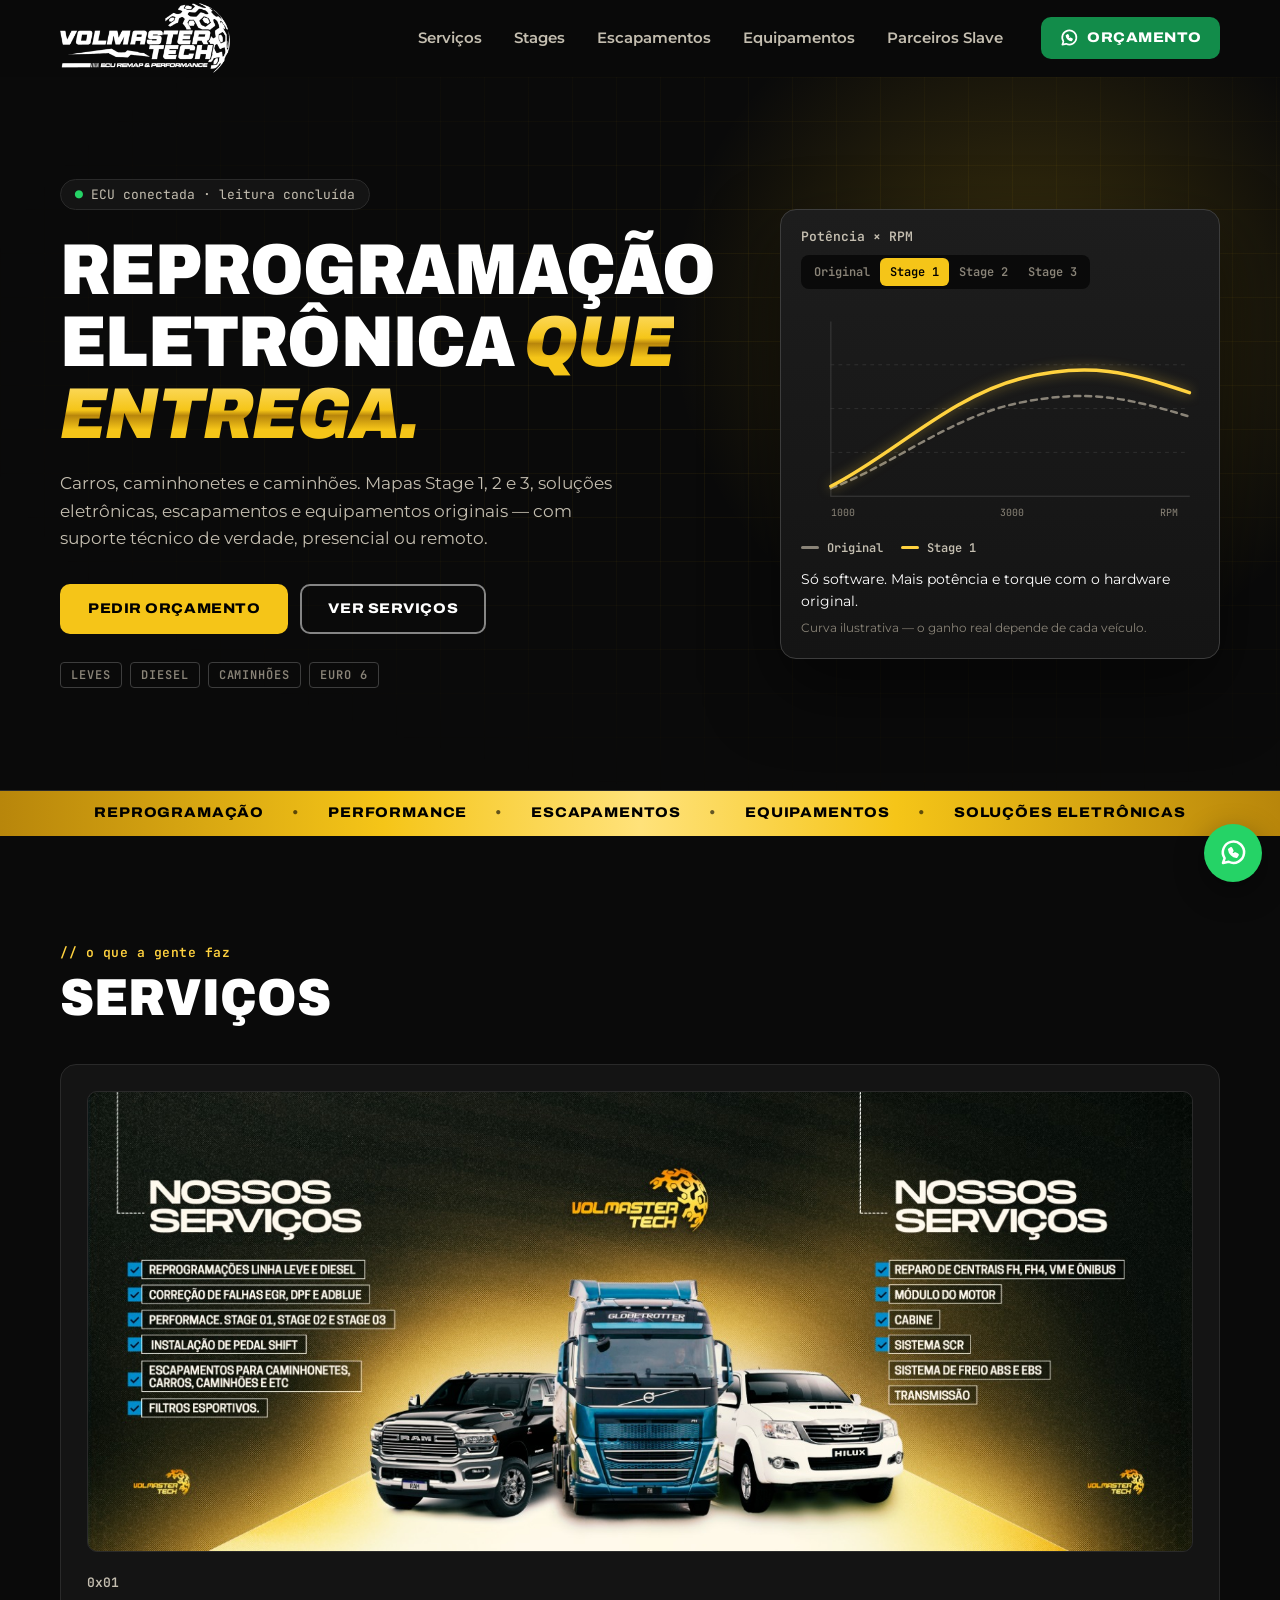
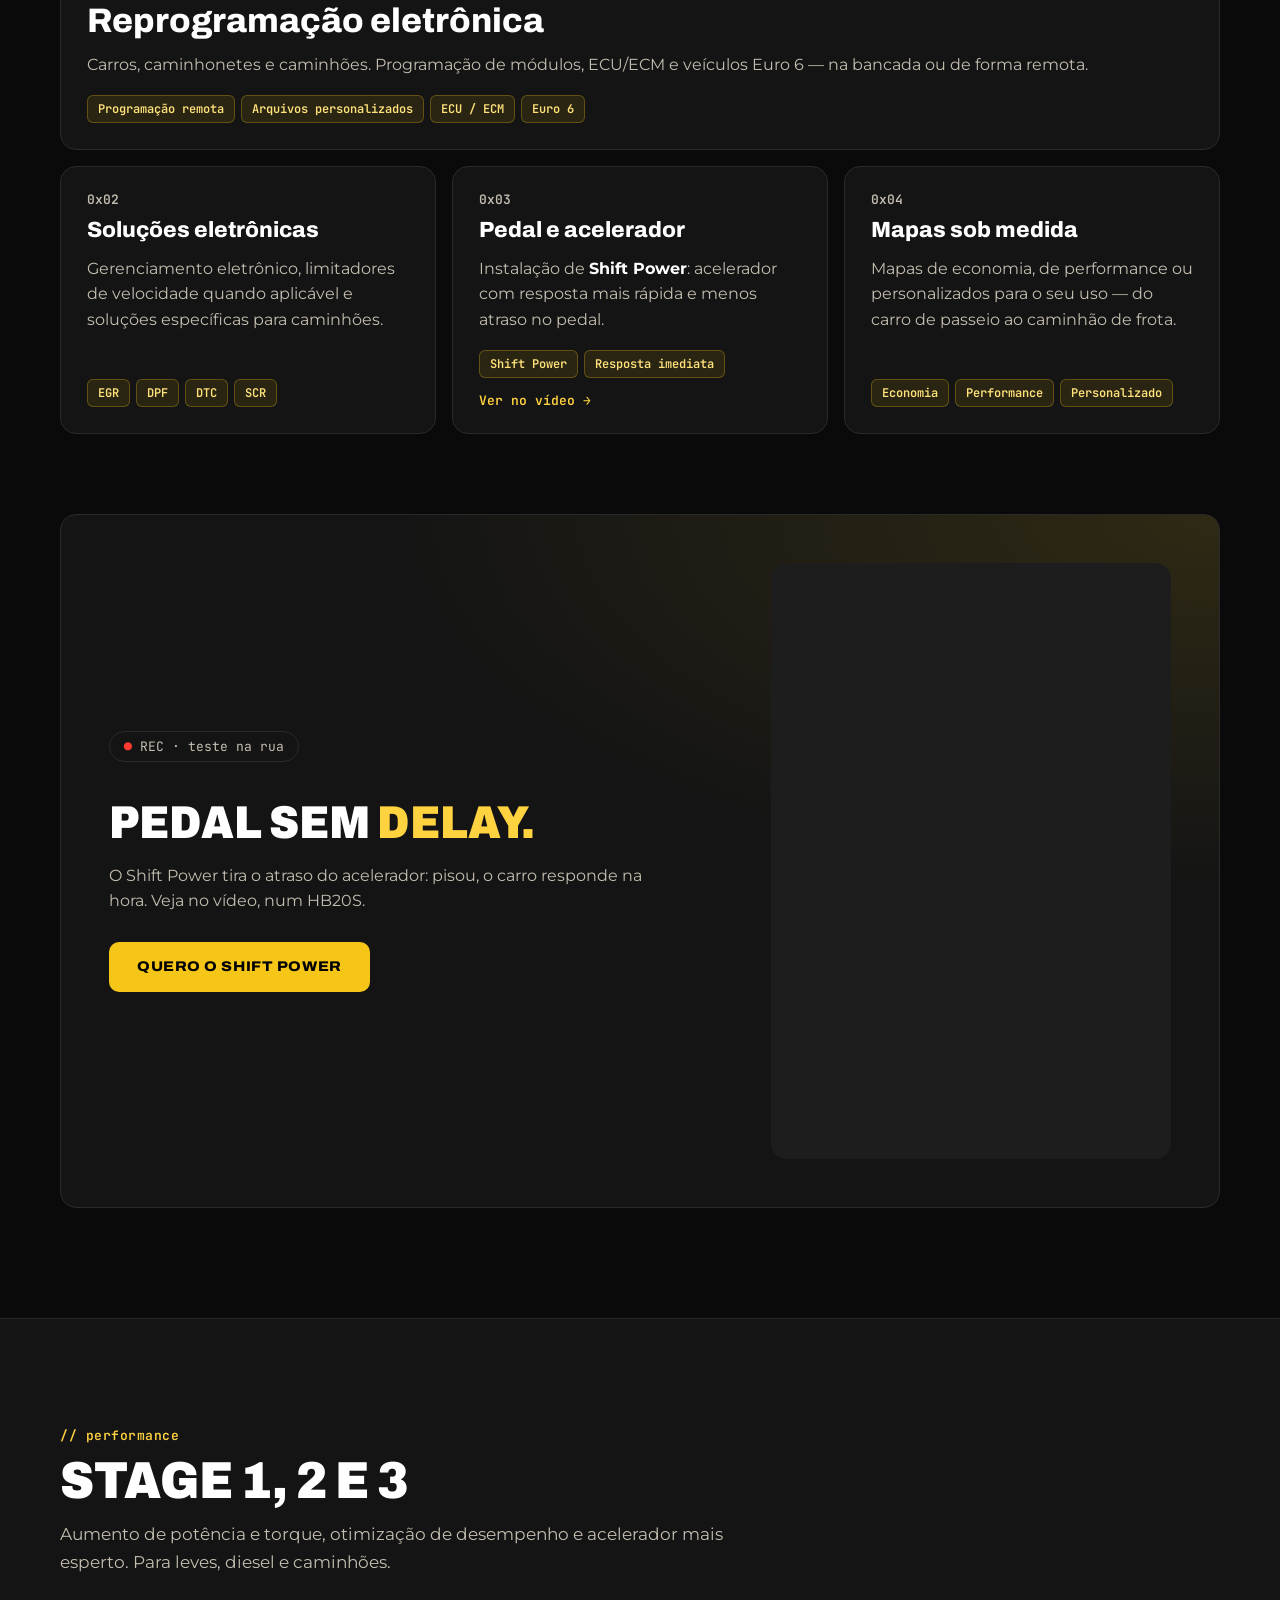
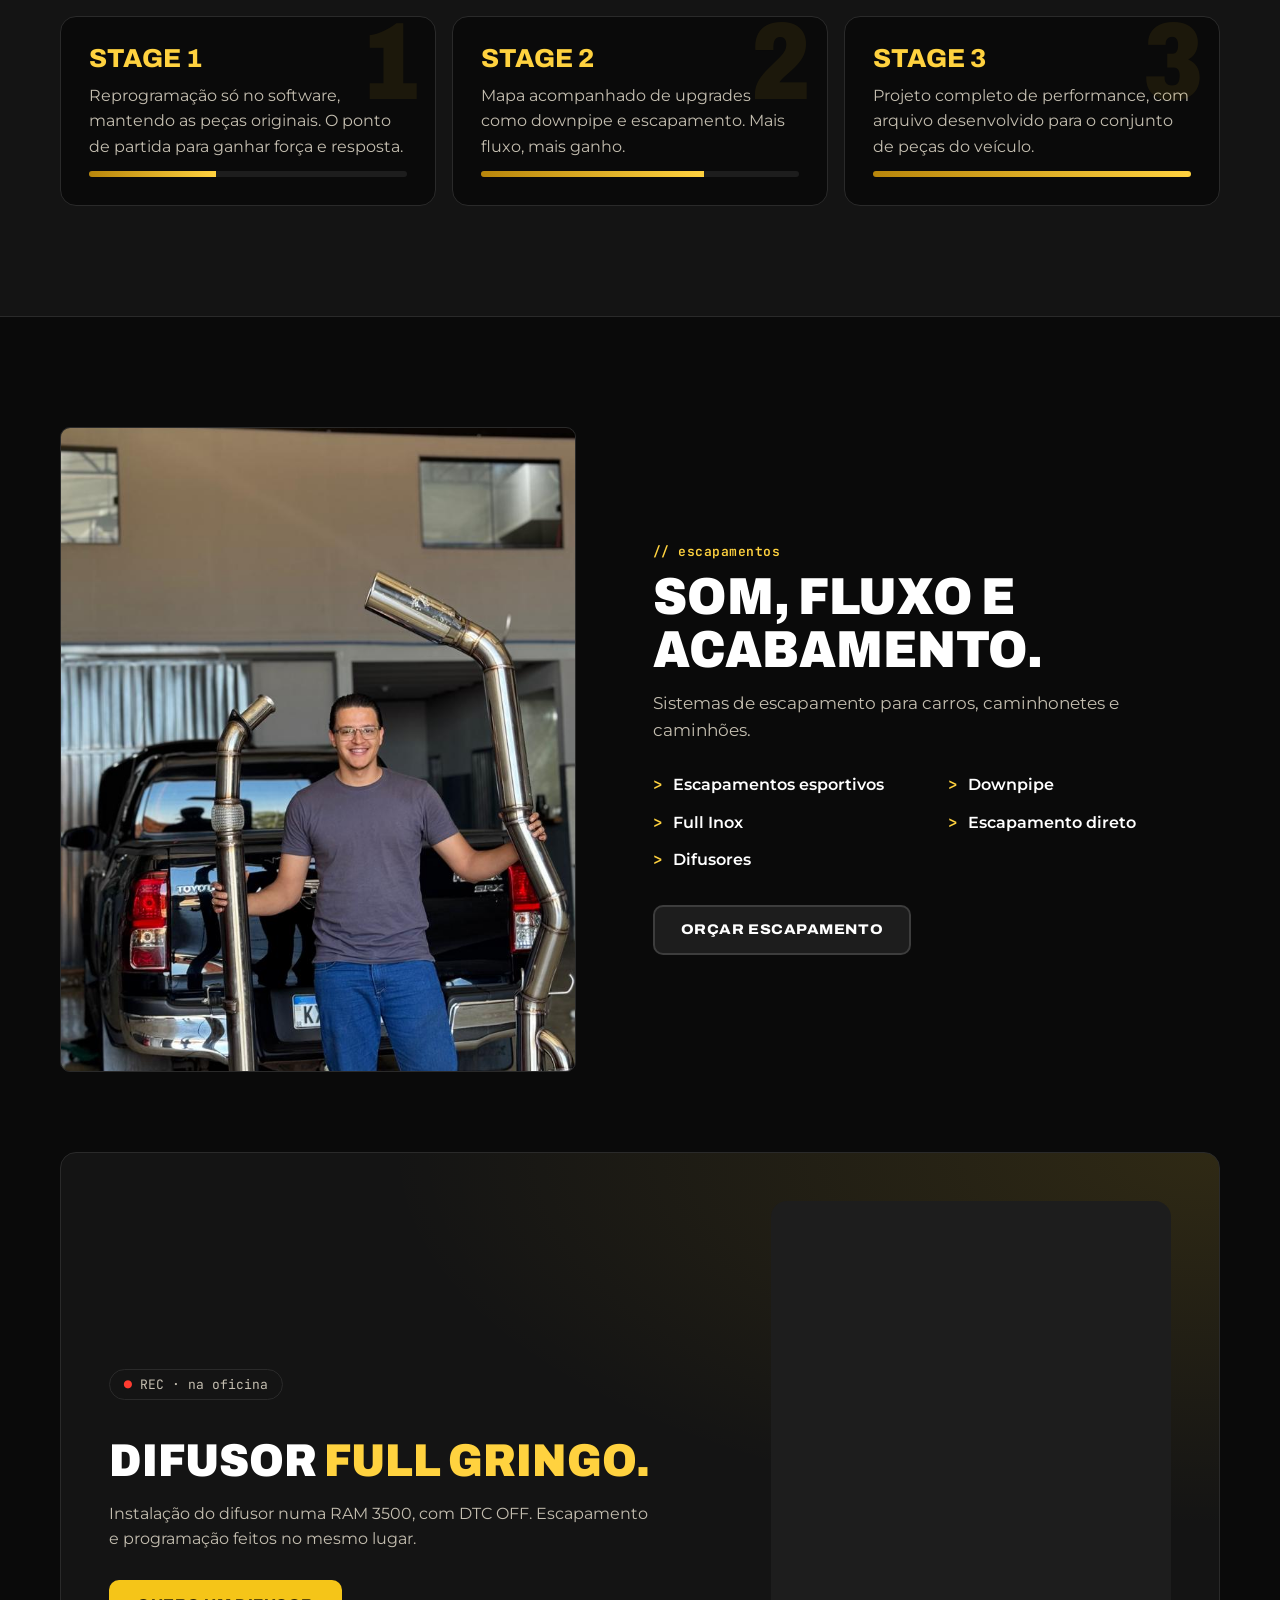
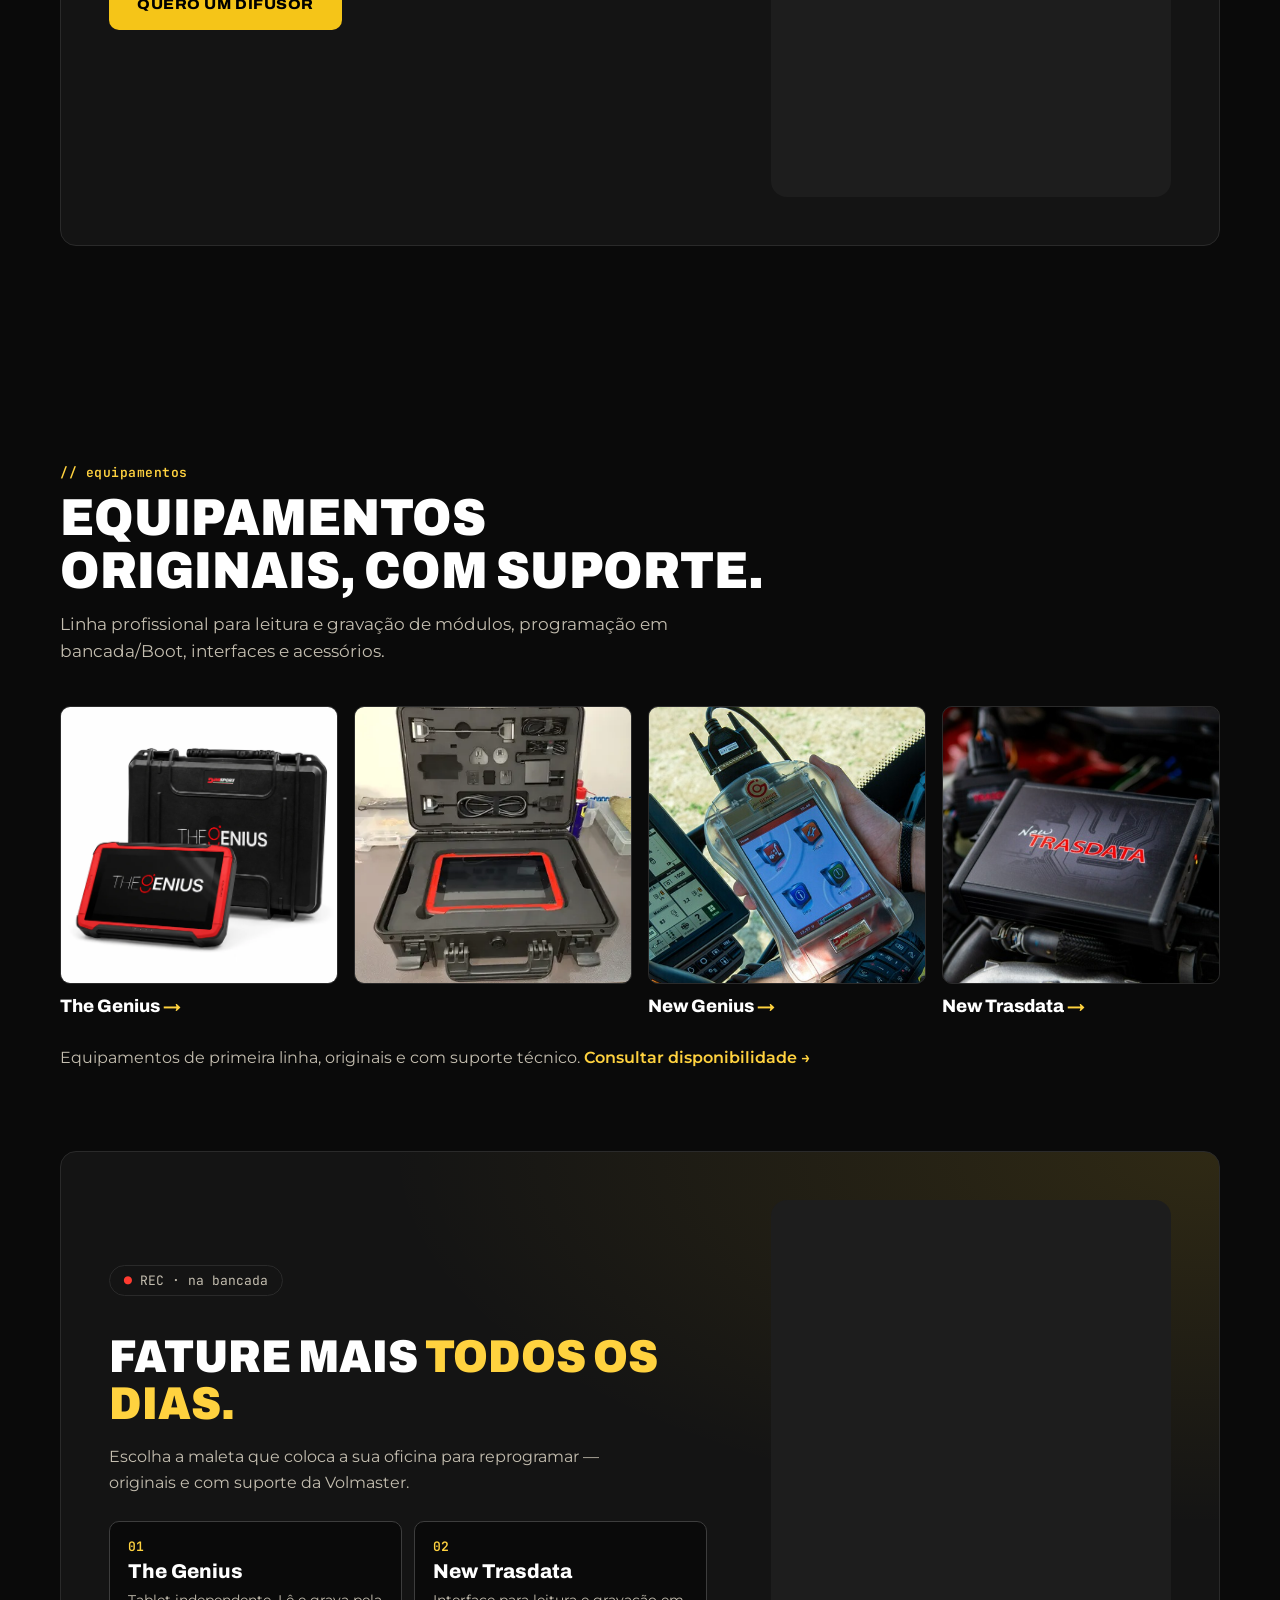
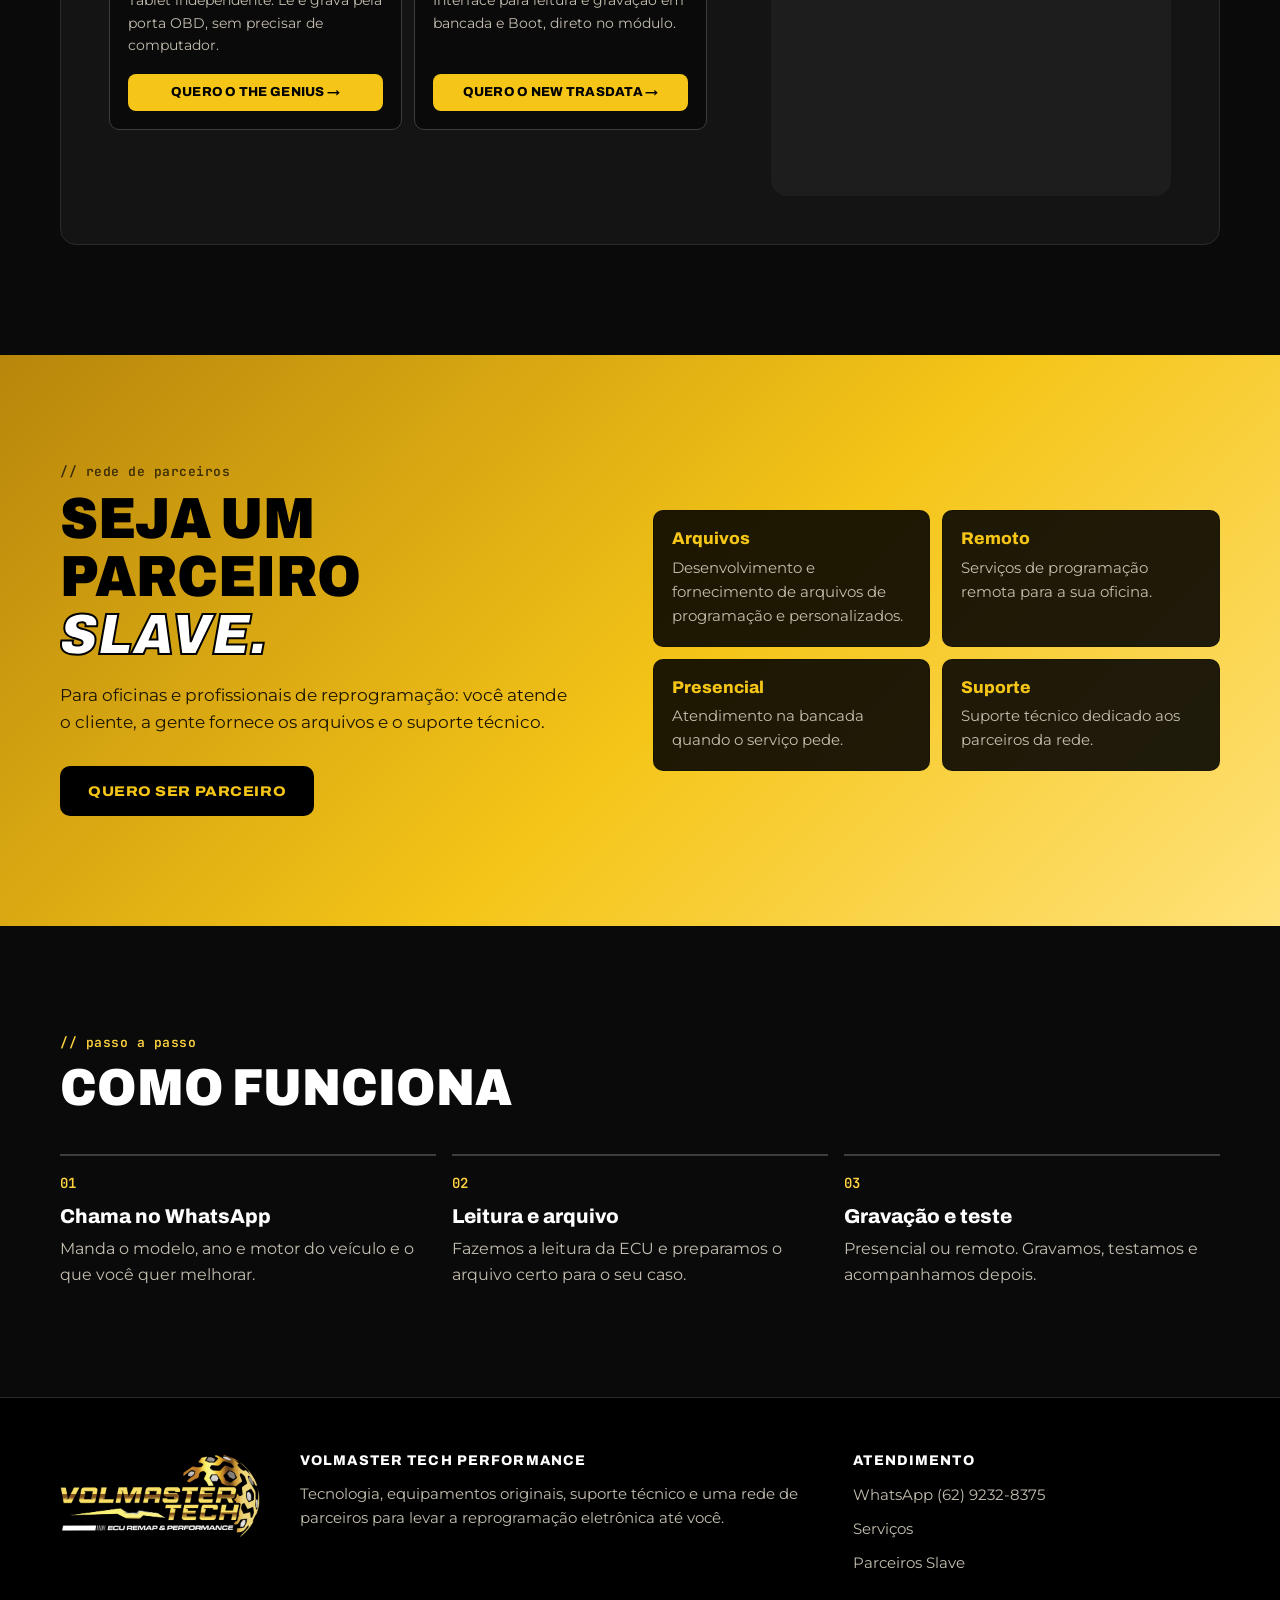
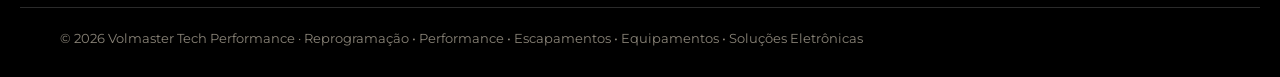
<file: index.html>
<!DOCTYPE html>
<html lang="pt-BR">
<head>
  <meta charset="UTF-8">
  <meta name="viewport" content="width=device-width, initial-scale=1">
  <title>Volmaster Tech Performance | Reprogramação eletrônica e performance</title>
  <meta name="description" content="Reprogramação de carros, caminhonetes e caminhões, Stage 1, 2 e 3, soluções eletrônicas, escapamentos, equipamentos originais e rede de parceiros Slave.">
  <meta name="theme-color" content="#0a0a0a">
  <link rel="icon" type="image/png" href="images/favicon.png">
  <link rel="apple-touch-icon" href="images/apple-touch-icon.png">

  <link rel="preconnect" href="https://fonts.googleapis.com">
  <link rel="preconnect" href="https://fonts.gstatic.com" crossorigin>
  <link href="https://fonts.googleapis.com/css2?family=Archivo:ital,wdth,wght@0,62..125,500..900;1,62..125,800..900&family=JetBrains+Mono:wght@400;600&family=Montserrat:wght@400;500;600;700&display=swap" rel="stylesheet">
  <link rel="stylesheet" href="css/style.css">
</head>
<body>

  <a class="pular" href="#conteudo">Pular para o conteúdo</a>

  <!-- ========== CABEÇALHO ========== -->
  <header class="topo" id="topo">
    <div class="topo__inner">
      <a class="marca" href="#topo">
        <img src="images/logo-volmaster-branca.png" width="1200" height="496" alt="Volmaster Tech — ECU Remap &amp; Performance">
      </a>

      <nav class="nav" id="nav" aria-label="Principal">
        <ul>
          <li><a href="#servicos">Serviços</a></li>
          <li><a href="#stages">Stages</a></li>
          <li><a href="#escapamentos">Escapamentos</a></li>
          <li><a href="#equipamentos">Equipamentos</a></li>
          <li><a href="#slave">Parceiros Slave</a></li>
        </ul>
      </nav>

      <a class="btn btn--whats topo__zap" href="#" data-whatsapp>
        <svg viewBox="0 0 24 24" aria-hidden="true"><path d="M4 20l1.3-3.9A8.5 8.5 0 1 1 8.6 19z"/><path d="M9 9.3c.3 2.8 2.9 5.4 5.7 5.7l1-1.6-2.1-1-1 1c-1-.4-1.7-1.1-2.1-2.1l1-1-1-2.1z"/></svg>
        <span>Orçamento</span>
      </a>

      <button class="icone-btn topo__menu" type="button" aria-label="Abrir menu" aria-expanded="false" aria-controls="nav">
        <svg viewBox="0 0 24 24" aria-hidden="true"><path d="M3 6.5h18M3 12h18M3 17.5h12"/></svg>
      </button>
    </div>
  </header>

  <main id="conteudo">

    <!-- ========== HERO: leitura da ECU ========== -->
    <section class="hero" aria-labelledby="hero-titulo">
      <div class="hero__grade" aria-hidden="true"></div>
      <div class="hero__inner">
        <div class="hero__texto">
          <p class="terminal"><span class="terminal__ok">●</span> ECU conectada · leitura concluída</p>
          <h1 class="hero__titulo" id="hero-titulo">Reprogramação eletrônica <em>que entrega.</em></h1>
          <p class="hero__desc">Carros, caminhonetes e caminhões. Mapas Stage 1, 2 e 3, soluções eletrônicas, escapamentos e equipamentos originais — com suporte técnico de verdade, presencial ou remoto.</p>
          <div class="hero__cta">
            <a class="btn btn--primario" href="#" data-whatsapp="um orçamento de reprogramação.">Pedir orçamento</a>
            <a class="btn btn--claro" href="#servicos">Ver serviços</a>
          </div>
          <ul class="hero__tags">
            <li>Leves</li><li>Diesel</li><li>Caminhões</li><li>Euro 6</li>
          </ul>
        </div>

        <!-- Painel dinamômetro: alterna os stages -->
        <figure class="dino" aria-labelledby="dino-legenda">
          <div class="dino__topo">
            <span class="dino__titulo">Potência × RPM</span>
            <div class="dino__stages" role="group" aria-label="Escolher mapa">
              <button type="button" data-stage="0" aria-pressed="false">Original</button>
              <button type="button" data-stage="1" aria-pressed="true">Stage 1</button>
              <button type="button" data-stage="2" aria-pressed="false">Stage 2</button>
              <button type="button" data-stage="3" aria-pressed="false">Stage 3</button>
            </div>
          </div>
          <svg class="dino__grafico" viewBox="0 0 400 220" role="img" aria-label="Curva ilustrativa de potência: o mapa escolhido fica acima da curva original">
            <g class="dino__eixos">
              <path d="M30 190H390M30 190V15"/>
              <path class="dino__linha-guia" d="M30 146H390M30 102H390M30 58H390"/>
            </g>
            <path class="dino__original" d="M30 182 C 90 160, 150 110, 220 96 S 330 92, 390 110"/>
            <path class="dino__mapa" id="dino-mapa" d="M30 180 C 90 150, 150 90, 220 72 S 330 66, 390 86"/>
            <text x="30" y="210">1000</text><text x="200" y="210">3000</text><text x="360" y="210">RPM</text>
          </svg>
          <figcaption class="dino__rodape" id="dino-legenda">
            <span class="dino__chave"><i class="dino__cor dino__cor--orig"></i>Original</span>
            <span class="dino__chave"><i class="dino__cor dino__cor--mapa"></i><span id="dino-nome">Stage 1</span></span>
            <p class="dino__desc" id="dino-desc">Só software. Mais potência e torque com o hardware original.</p>
            <small>Curva ilustrativa — o ganho real depende de cada veículo.</small>
          </figcaption>
        </figure>
      </div>
    </section>

    <!-- ========== FAIXA ========== -->
    <div class="fita" aria-label="Resumo">
      <ul>
        <li>Reprogramação</li><li>Performance</li><li>Escapamentos</li><li>Equipamentos</li><li>Soluções eletrônicas</li>
      </ul>
    </div>

    <!-- ========== SERVIÇOS ========== -->
    <section class="secao" id="servicos" aria-labelledby="servicos-titulo">
      <div class="secao__topo">
        <p class="rotulo">// o que a gente faz</p>
        <h2 class="secao__titulo" id="servicos-titulo">Serviços</h2>
      </div>

      <div class="modulos">
        <article class="modulo modulo--grande">
          <div class="foto foto--banner" data-foto="reprogramacao"><img src="images/servi%C3%A7os%20matheus%20uaii.jpeg" width="1600" height="666" loading="lazy" alt="Nossos serviços Volmaster Tech: reprogramação linha leve e diesel, correção de EGR, DPF e AdBlue, Stage 1, 2 e 3, pedal Shift, escapamentos, filtros esportivos e reparo de módulos — com picape RAM, caminhão Volvo FH e Hilux"></div>
          <div class="modulo__corpo">
            <p class="modulo__cod">0x01</p>
            <h3>Reprogramação eletrônica</h3>
            <p>Carros, caminhonetes e caminhões. Programação de módulos, ECU/ECM e veículos Euro 6 — na bancada ou de forma remota.</p>
            <ul class="lista-chips">
              <li>Programação remota</li><li>Arquivos personalizados</li><li>ECU / ECM</li><li>Euro 6</li>
            </ul>
          </div>
        </article>

        <article class="modulo">
          <p class="modulo__cod">0x02</p>
          <h3>Soluções eletrônicas</h3>
          <p>Gerenciamento eletrônico, limitadores de velocidade quando aplicável e soluções específicas para caminhões.</p>
          <ul class="lista-chips">
            <li>EGR</li><li>DPF</li><li>DTC</li><li>SCR</li>
          </ul>
        </article>

        <article class="modulo">
          <p class="modulo__cod">0x03</p>
          <h3>Pedal e acelerador</h3>
          <p>Instalação de <strong>Shift Power</strong>: acelerador com resposta mais rápida e menos atraso no pedal.</p>
          <ul class="lista-chips">
            <li>Shift Power</li><li>Resposta imediata</li>
          </ul>
          <a class="modulo__link" href="#shift-power">Ver no vídeo →</a>
        </article>

        <article class="modulo">
          <p class="modulo__cod">0x04</p>
          <h3>Mapas sob medida</h3>
          <p>Mapas de economia, de performance ou personalizados para o seu uso — do carro de passeio ao caminhão de frota.</p>
          <ul class="lista-chips">
            <li>Economia</li><li>Performance</li><li>Personalizado</li>
          </ul>
        </article>
      </div>

      <!-- Reel: feedback do Shift Power -->
      <div class="acao" id="shift-power">
        <div class="acao__texto">
          <p class="terminal"><span class="terminal__rec">●</span> REC · teste na rua</p>
          <h3 class="acao__titulo">Pedal sem <em>delay.</em></h3>
          <p class="acao__desc">O Shift Power tira o atraso do acelerador: pisou, o carro responde na hora. Veja no vídeo, num HB20S.</p>
          <a class="btn btn--primario acao__btn" href="#" data-whatsapp="o Shift Power.">Quero o Shift Power</a>
        </div>
        <div class="acao__video">
          <iframe src="https://www.instagram.com/reel/DTaWGNXkW4k/embed/" title="Vídeo: Shift Power removendo o delay do pedal do acelerador num HB20S" loading="lazy" scrolling="no" allowtransparency="true" allow="encrypted-media; picture-in-picture; fullscreen"></iframe>
        </div>
      </div>
    </section>

    <!-- ========== STAGES ========== -->
    <section class="faixa-escura" id="stages" aria-labelledby="stages-titulo">
      <div class="secao">
        <div class="secao__topo">
          <p class="rotulo">// performance</p>
          <h2 class="secao__titulo" id="stages-titulo">Stage 1, 2 e 3</h2>
          <p class="secao__desc">Aumento de potência e torque, otimização de desempenho e acelerador mais esperto. Para leves, diesel e caminhões.</p>
        </div>
        <ol class="stages">
          <li class="stage">
            <span class="stage__num">1</span>
            <h3>Stage 1</h3>
            <p>Reprogramação só no software, mantendo as peças originais. O ponto de partida para ganhar força e resposta.</p>
            <div class="stage__barra" aria-hidden="true"><span style="--n:.4"></span></div>
          </li>
          <li class="stage">
            <span class="stage__num">2</span>
            <h3>Stage 2</h3>
            <p>Mapa acompanhado de upgrades como downpipe e escapamento. Mais fluxo, mais ganho.</p>
            <div class="stage__barra" aria-hidden="true"><span style="--n:.7"></span></div>
          </li>
          <li class="stage">
            <span class="stage__num">3</span>
            <h3>Stage 3</h3>
            <p>Projeto completo de performance, com arquivo desenvolvido para o conjunto de peças do veículo.</p>
            <div class="stage__barra" aria-hidden="true"><span style="--n:1"></span></div>
          </li>
        </ol>
      </div>
    </section>

    <!-- ========== ESCAPAMENTOS ========== -->
    <section class="secao" id="escapamentos" aria-labelledby="escap-titulo">
      <div class="dividida">
      <div class="foto foto--alta" data-foto="escapamentos"><img src="images/escapamentos%20matheus%20uaii.jpeg" width="720" height="1280" loading="lazy" style="object-position: center 70%" alt="Técnico da Volmaster segurando escapamentos em inox na frente de uma Hilux, na oficina"></div>
      <div>
        <p class="rotulo">// escapamentos</p>
        <h2 class="secao__titulo" id="escap-titulo">Som, fluxo e acabamento.</h2>
        <p class="secao__desc">Sistemas de escapamento para carros, caminhonetes e caminhões.</p>
        <ul class="lista-check">
          <li>Escapamentos esportivos</li>
          <li>Downpipe</li>
          <li>Full Inox</li>
          <li>Escapamento direto</li>
          <li>Difusores</li>
        </ul>
        <a class="btn btn--secundario" href="#" data-whatsapp="um orçamento de escapamento.">Orçar escapamento</a>
      </div>
      </div>

      <!-- Reel: difusor Full Gringo na RAM 3500 -->
      <div class="acao">
        <div class="acao__texto">
          <p class="terminal"><span class="terminal__rec">●</span> REC · na oficina</p>
          <h3 class="acao__titulo">Difusor <em>Full Gringo.</em></h3>
          <p class="acao__desc">Instalação do difusor numa RAM 3500, com DTC OFF. Escapamento e programação feitos no mesmo lugar.</p>
          <a class="btn btn--primario acao__btn" href="#" data-whatsapp="um difusor para o meu veículo.">Quero um difusor</a>
        </div>
        <div class="acao__video">
          <iframe src="https://www.instagram.com/reel/DaBbZBlx9a-/embed/" title="Vídeo: instalação do difusor Full Gringo numa RAM 3500 com DTC OFF" loading="lazy" scrolling="no" allowtransparency="true" allow="encrypted-media; picture-in-picture; fullscreen"></iframe>
        </div>
      </div>
    </section>

    <!-- ========== EQUIPAMENTOS ========== -->
    <section class="secao" id="equipamentos" aria-labelledby="equip-titulo">
      <div class="secao__topo">
        <p class="rotulo">// equipamentos</p>
        <h2 class="secao__titulo" id="equip-titulo">Equipamentos originais, com suporte.</h2>
        <p class="secao__desc">Linha profissional para leitura e gravação de módulos, programação em bancada/Boot, interfaces e acessórios.</p>
      </div>
      <ul class="equipamentos">
        <li class="equip equip--duplo"><a class="equip__link" href="#" data-whatsapp="o The Genius.&#10;https://snoopyzin.github.io/volmasterservice/produto/the-genius.html"><div class="equip__fotos"><div class="foto foto--quadrada" data-foto="the-genius"><img src="images/the-genius.webp" width="1200" height="1310" loading="lazy" alt="Tablet The Genius da DIMSport com maleta"></div><div class="foto foto--quadrada" data-foto="dimsport"><img src="images/the%20genius%202.webp" width="375" height="500" loading="lazy" alt="Kit The Genius: maleta aberta com tablet, cabos e acessórios"></div></div><h3>The Genius <span aria-hidden="true">→</span></h3></a></li>
        <li class="equip"><a class="equip__link" href="#" data-whatsapp="o New Genius.&#10;https://snoopyzin.github.io/volmasterservice/produto/new-genius.html"><div class="foto foto--quadrada" data-foto="new-genius"><img src="images/new%20genius.jpeg" width="459" height="549" loading="lazy" alt="Tablet New Genius da DIMSport conectado, na mão do técnico"></div><h3>New Genius <span aria-hidden="true">→</span></h3></a></li>
        <li class="equip"><a class="equip__link" href="#" data-whatsapp="o New Trasdata.&#10;https://snoopyzin.github.io/volmasterservice/produto/new-trasdata.html"><div class="foto foto--quadrada" data-foto="new-trasdata"><img src="images/new%20trasdata.jpeg" width="662" height="450" loading="lazy" alt="Interface New Trasdata da DIMSport sobre o motor"></div><h3>New Trasdata <span aria-hidden="true">→</span></h3></a></li>
      </ul>
      <p class="equip__nota">Equipamentos de primeira linha, originais e com suporte técnico. <a href="#" data-whatsapp="equipamentos de reprogramação.">Consultar disponibilidade →</a></p>

      <!-- Reel das maletas: o cliente escolhe uma -->
      <div class="acao">
        <div class="acao__texto">
          <p class="terminal"><span class="terminal__rec">●</span> REC · na bancada</p>
          <h3 class="acao__titulo">Fature mais <em>todos os dias.</em></h3>
          <p class="acao__desc">Escolha a maleta que coloca a sua oficina para reprogramar — originais e com suporte da Volmaster.</p>
          <div class="escolha" role="group" aria-label="Escolha a sua maleta">
            <a class="escolha__opcao" href="#" data-whatsapp="a maleta The Genius.&#10;https://snoopyzin.github.io/volmasterservice/produto/the-genius.html">
              <span class="escolha__num">01</span>
              <b>The Genius</b>
              <span class="escolha__desc">Tablet independente. Lê e grava pela porta OBD, sem precisar de computador.</span>
              <span class="escolha__cta">Quero o The Genius →</span>
            </a>
            <a class="escolha__opcao" href="#" data-whatsapp="a maleta New Trasdata.&#10;https://snoopyzin.github.io/volmasterservice/produto/new-trasdata.html">
              <span class="escolha__num">02</span>
              <b>New Trasdata</b>
              <span class="escolha__desc">Interface para leitura e gravação em bancada e Boot, direto no módulo.</span>
              <span class="escolha__cta">Quero o New Trasdata →</span>
            </a>
          </div>
        </div>
        <div class="acao__video">
          <iframe src="https://www.instagram.com/reel/DcPKCGYR8j0/embed/" title="Vídeo: fature mais todos os dias com New Trasdata e The Genius" loading="lazy" scrolling="no" allowtransparency="true" allow="encrypted-media; picture-in-picture; fullscreen"></iframe>
        </div>
      </div>
    </section>

    <!-- ========== PARCEIROS SLAVE ========== -->
    <section class="slave" id="slave" aria-labelledby="slave-titulo">
      <div class="slave__inner">
        <div>
          <p class="rotulo rotulo--claro">// rede de parceiros</p>
          <h2 class="slave__titulo" id="slave-titulo">Seja um parceiro <em>Slave.</em></h2>
          <p>Para oficinas e profissionais de reprogramação: você atende o cliente, a gente fornece os arquivos e o suporte técnico.</p>
          <a class="btn btn--branco" href="#" data-whatsapp="ser parceiro Slave.">Quero ser parceiro</a>
        </div>
        <ul class="slave__lista">
          <li><b>Arquivos</b>Desenvolvimento e fornecimento de arquivos de programação e personalizados.</li>
          <li><b>Remoto</b>Serviços de programação remota para a sua oficina.</li>
          <li><b>Presencial</b>Atendimento na bancada quando o serviço pede.</li>
          <li><b>Suporte</b>Suporte técnico dedicado aos parceiros da rede.</li>
        </ul>
      </div>
    </section>

    <!-- ========== COMO FUNCIONA ========== -->
    <section class="secao" id="como-funciona" aria-labelledby="como-titulo">
      <div class="secao__topo">
        <p class="rotulo">// passo a passo</p>
        <h2 class="secao__titulo" id="como-titulo">Como funciona</h2>
      </div>
      <ol class="passos">
        <li class="passo"><span class="passo__num">01</span><h3>Chama no WhatsApp</h3><p>Manda o modelo, ano e motor do veículo e o que você quer melhorar.</p></li>
        <li class="passo"><span class="passo__num">02</span><h3>Leitura e arquivo</h3><p>Fazemos a leitura da ECU e preparamos o arquivo certo para o seu caso.</p></li>
        <li class="passo"><span class="passo__num">03</span><h3>Gravação e teste</h3><p>Presencial ou remoto. Gravamos, testamos e acompanhamos depois.</p></li>
      </ol>
    </section>
  </main>

  <footer class="rodape">
    <div class="rodape__inner">
      <img class="rodape__logo" src="images/logo-volmaster-tech.png" width="1200" height="502" alt="Volmaster Tech — ECU Remap &amp; Performance">
      <div>
        <p class="rodape__titulo">Volmaster Tech Performance</p>
        <p class="rodape__texto">Tecnologia, equipamentos originais, suporte técnico e uma rede de parceiros para levar a reprogramação eletrônica até você.</p>
      </div>
      <div>
        <p class="rodape__titulo">Atendimento</p>
        <ul>
          <li><a href="#" data-whatsapp>WhatsApp (62) 9232-8375</a></li>
          <li><a href="#servicos">Serviços</a></li>
          <li><a href="#slave">Parceiros Slave</a></li>
        </ul>
      </div>
    </div>
    <p class="rodape__copy">© <span id="ano">2026</span> Volmaster Tech Performance · Reprogramação • Performance • Escapamentos • Equipamentos • Soluções Eletrônicas</p>
  </footer>

  <a class="whats-flutuante" href="#" data-whatsapp aria-label="Chamar no WhatsApp">
    <svg viewBox="0 0 24 24" aria-hidden="true"><path d="M4 20l1.3-3.9A8.5 8.5 0 1 1 8.6 19z"/><path d="M9 9.3c.3 2.8 2.9 5.4 5.7 5.7l1-1.6-2.1-1-1 1c-1-.4-1.7-1.1-2.1-2.1l1-1-1-2.1z"/></svg>
  </a>

  <script src="js/script.js" defer></script>
</body>
</html>
</file>
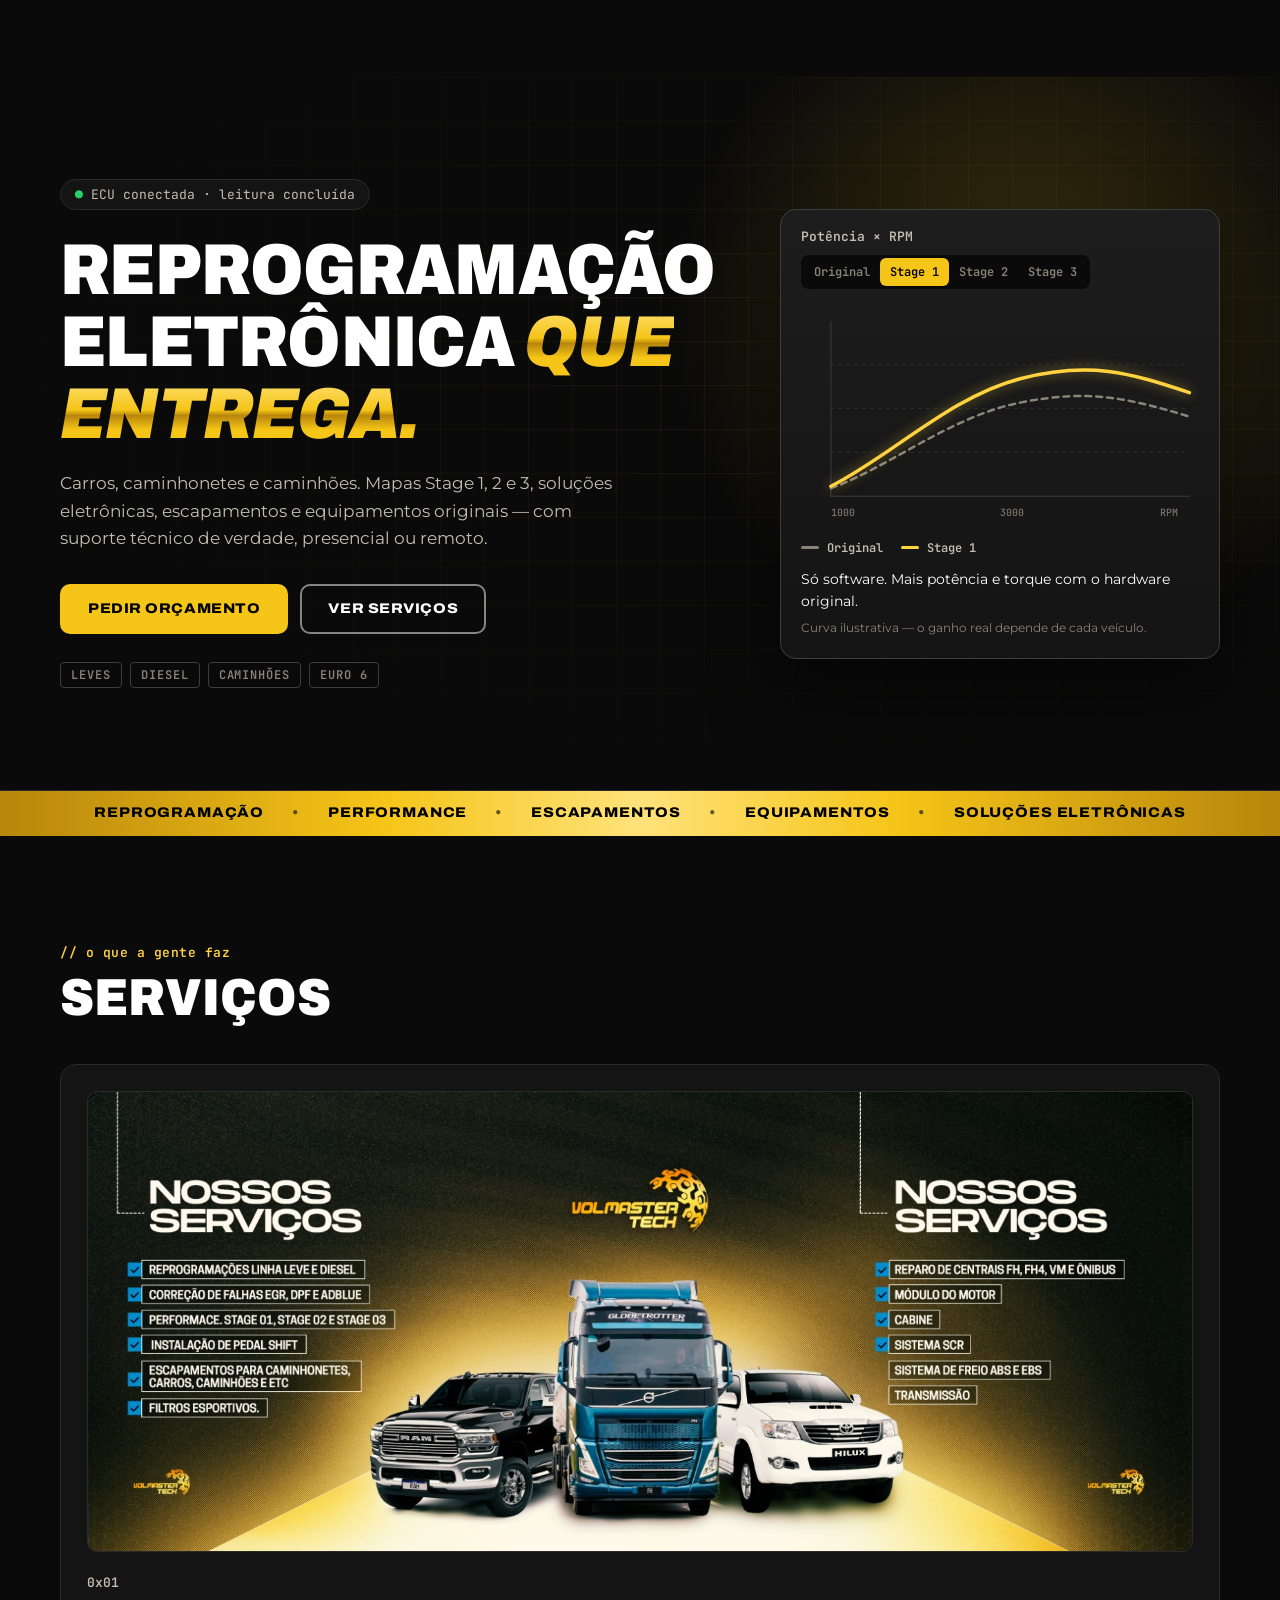
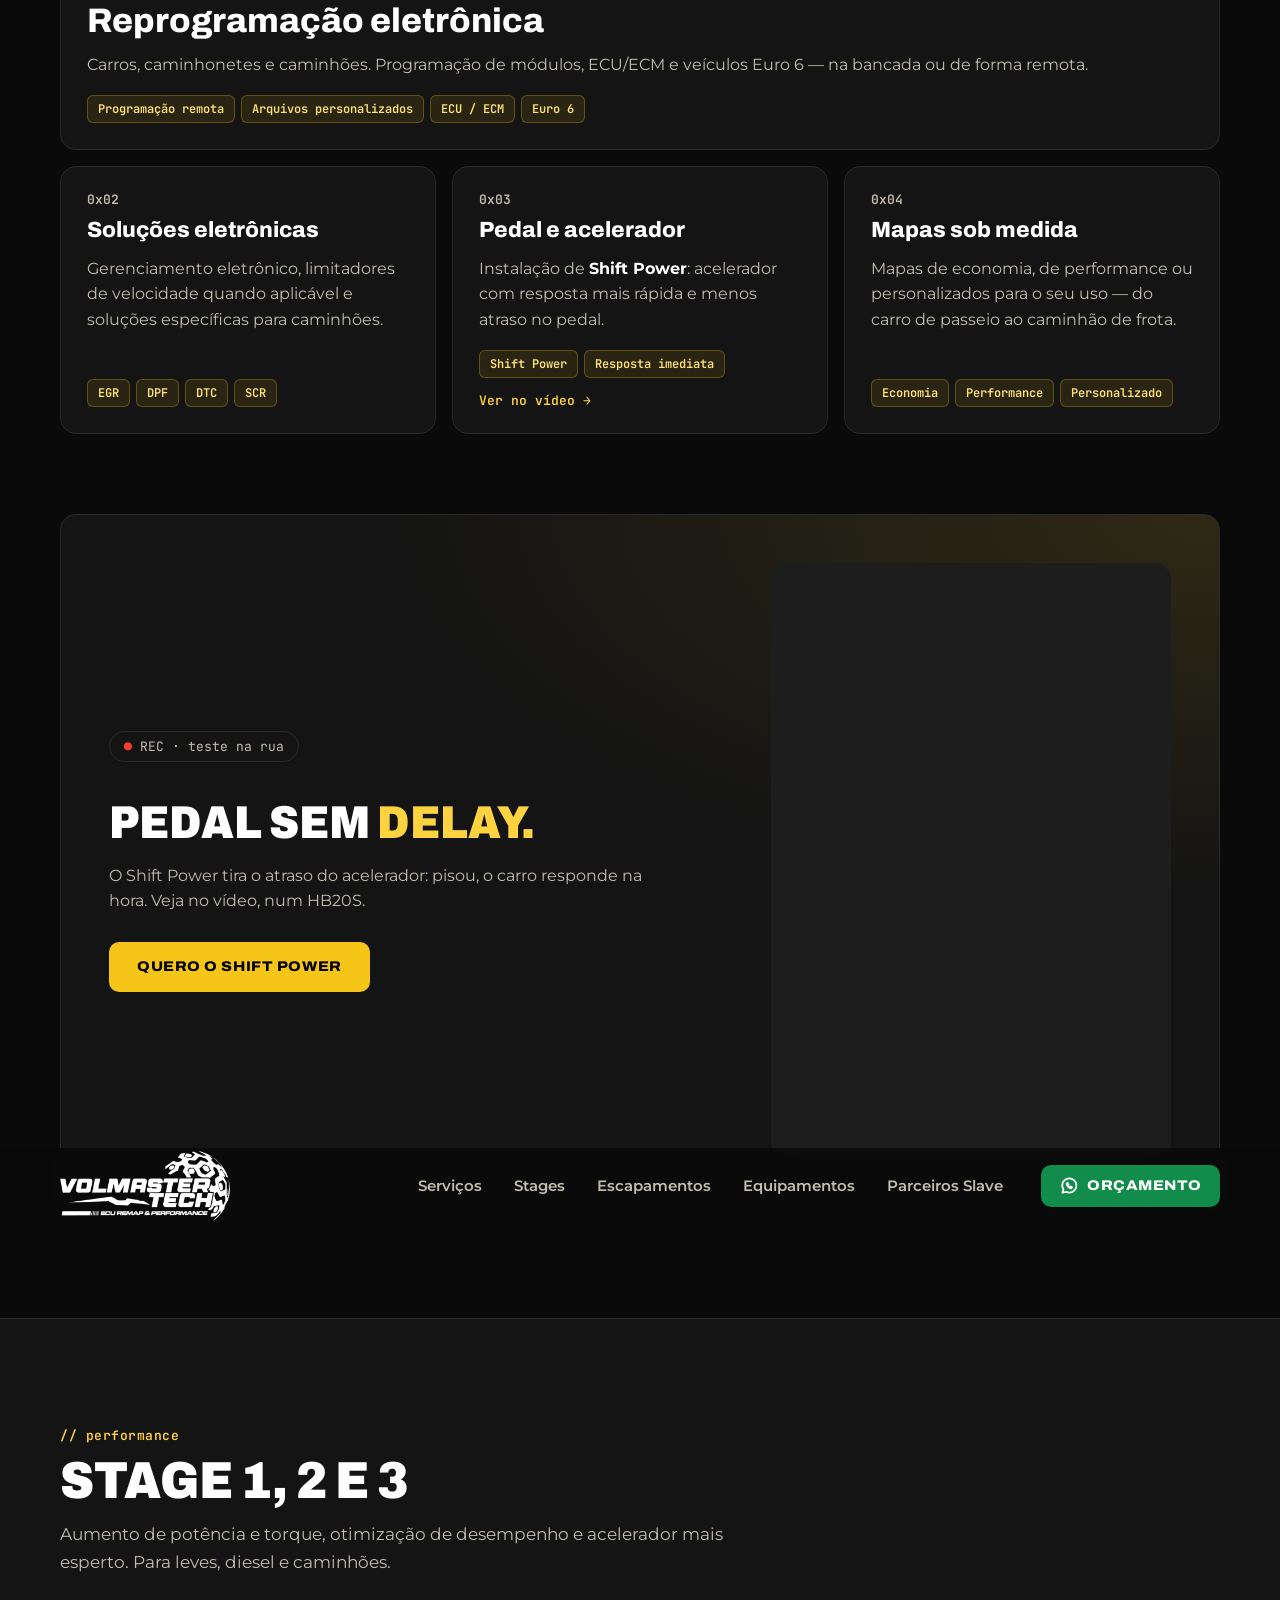
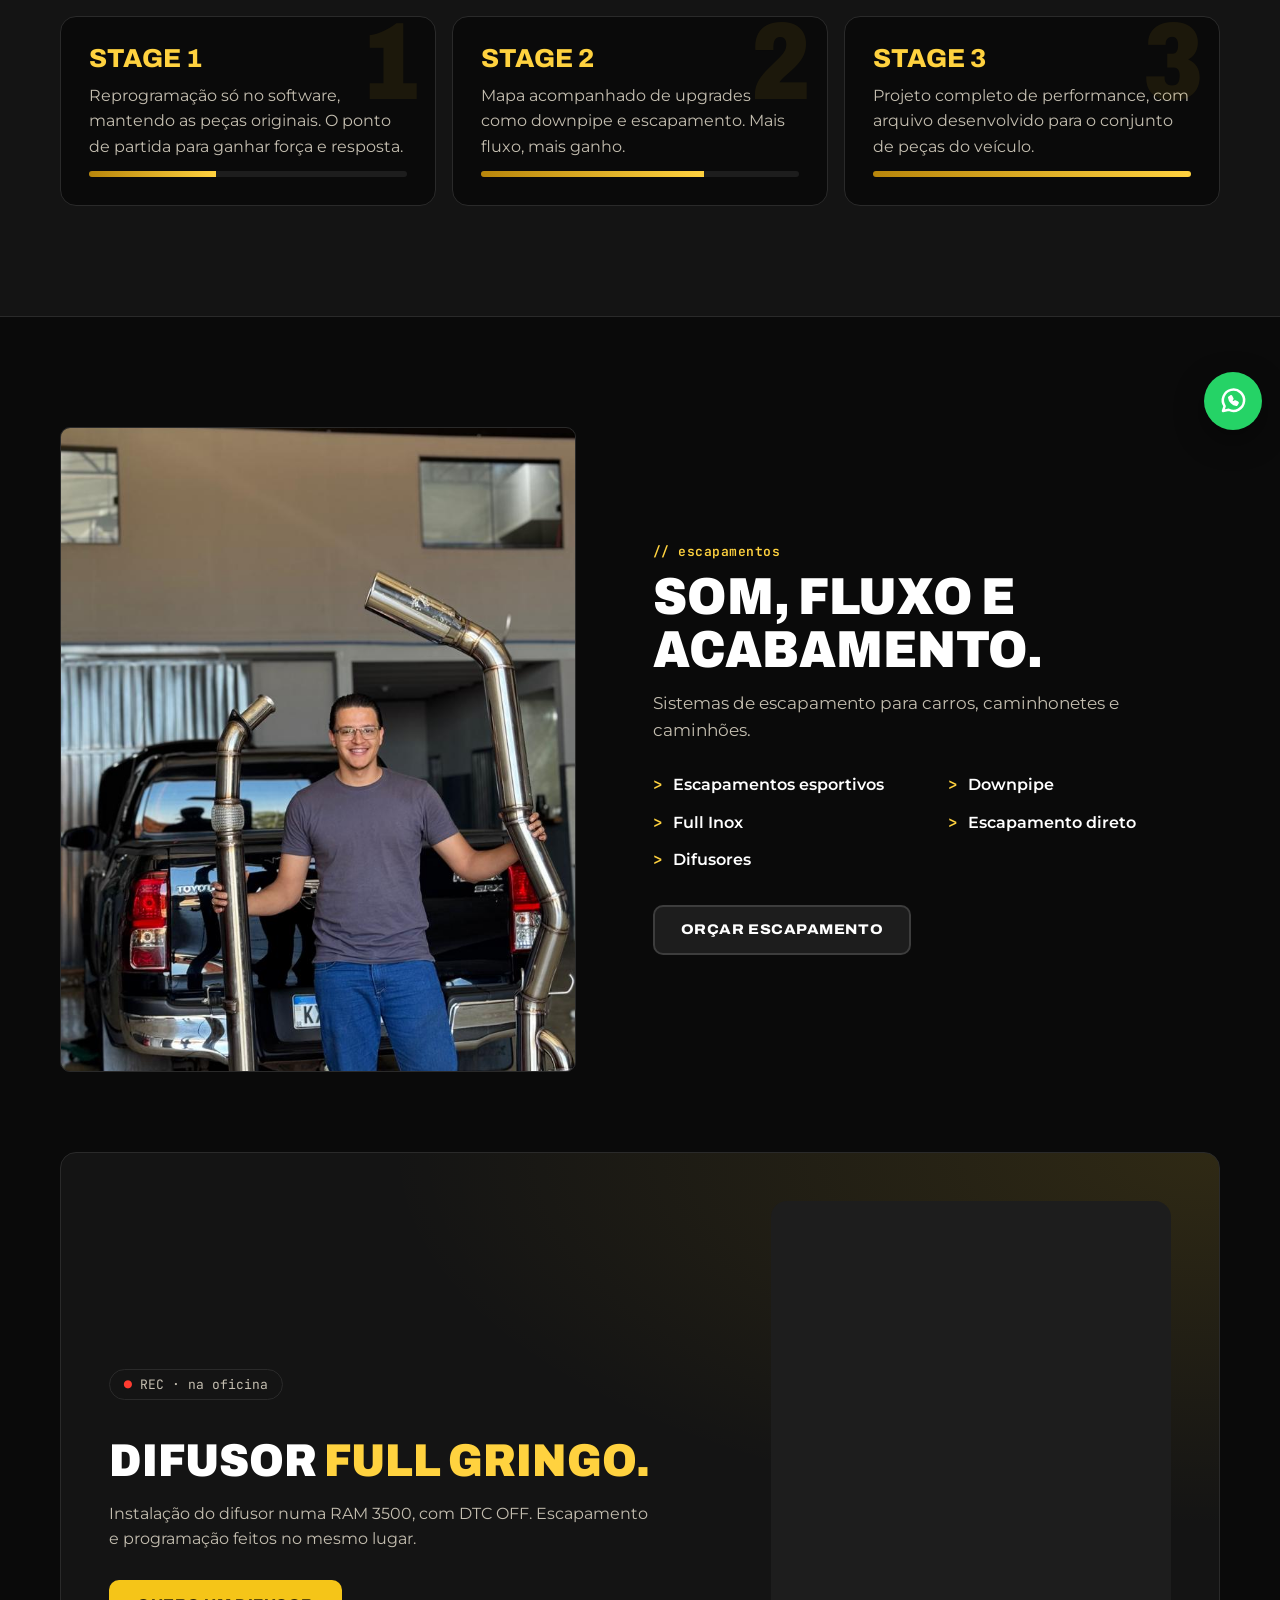
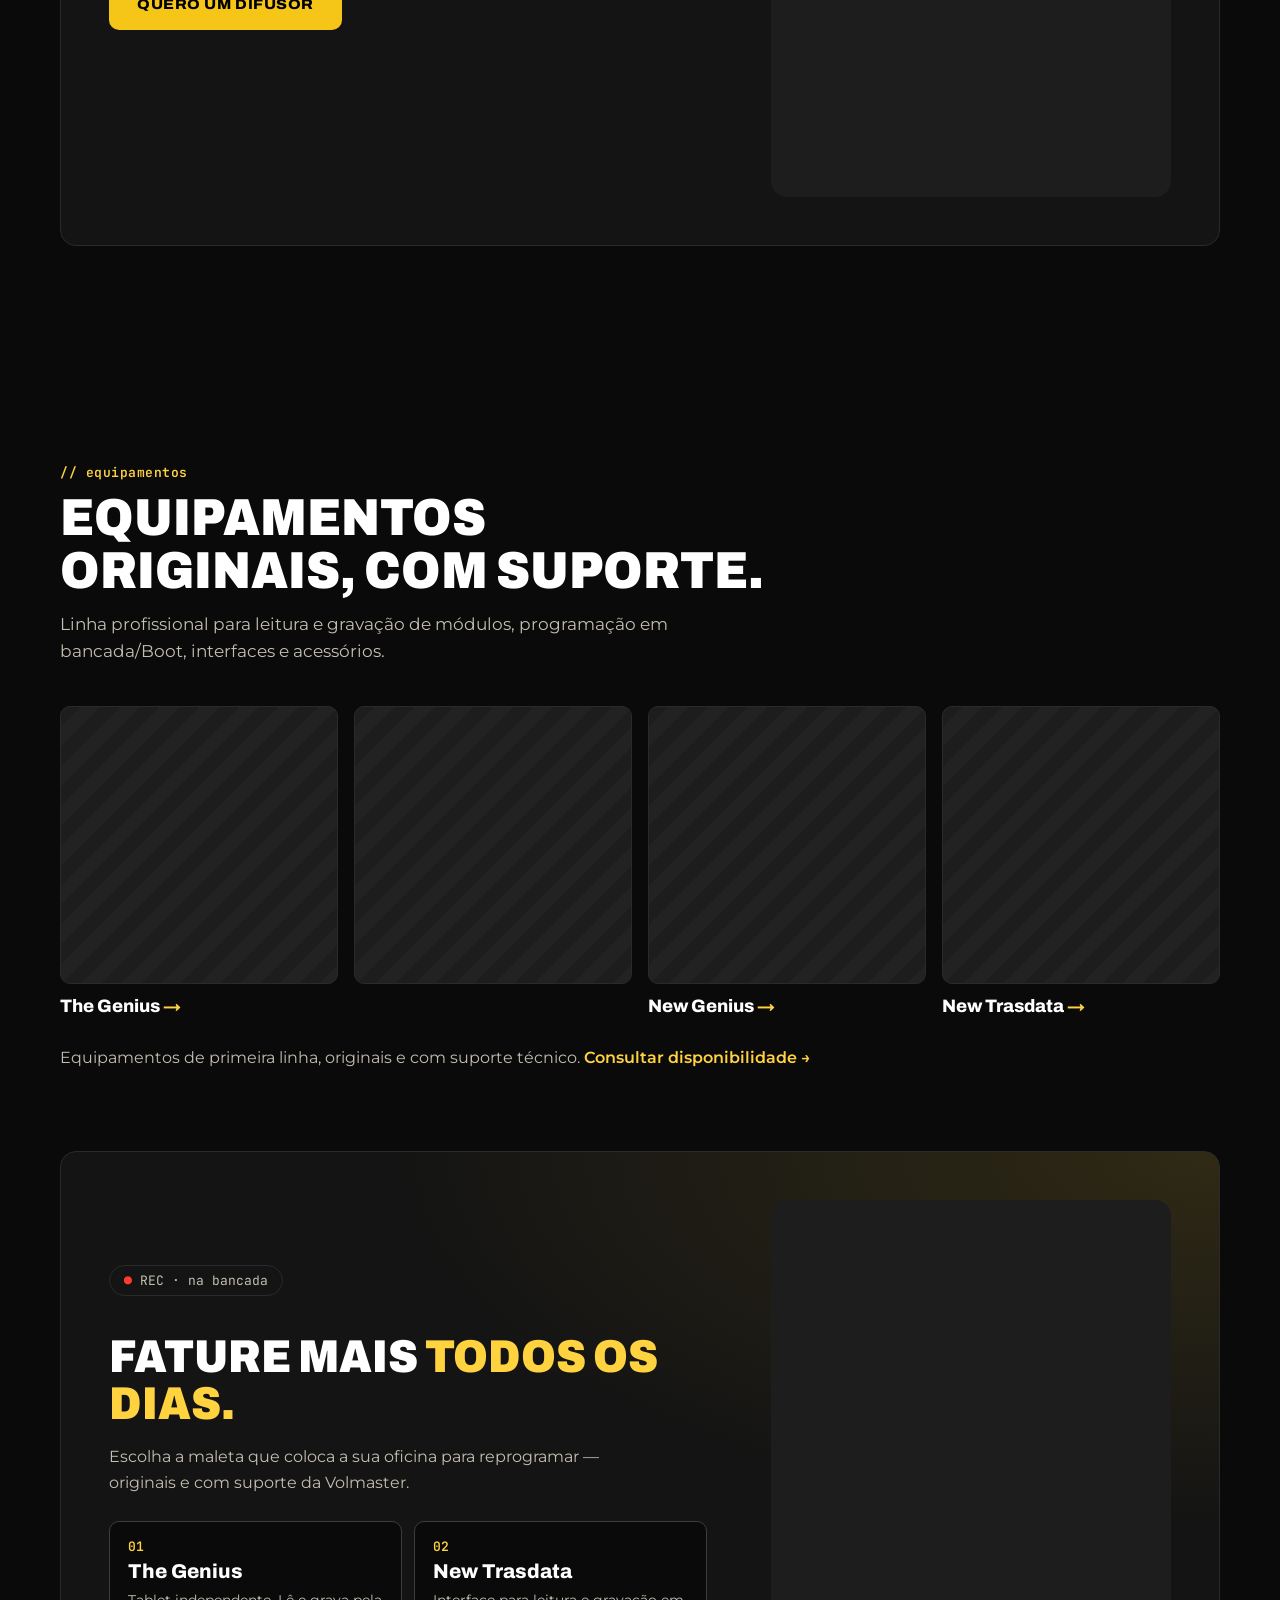
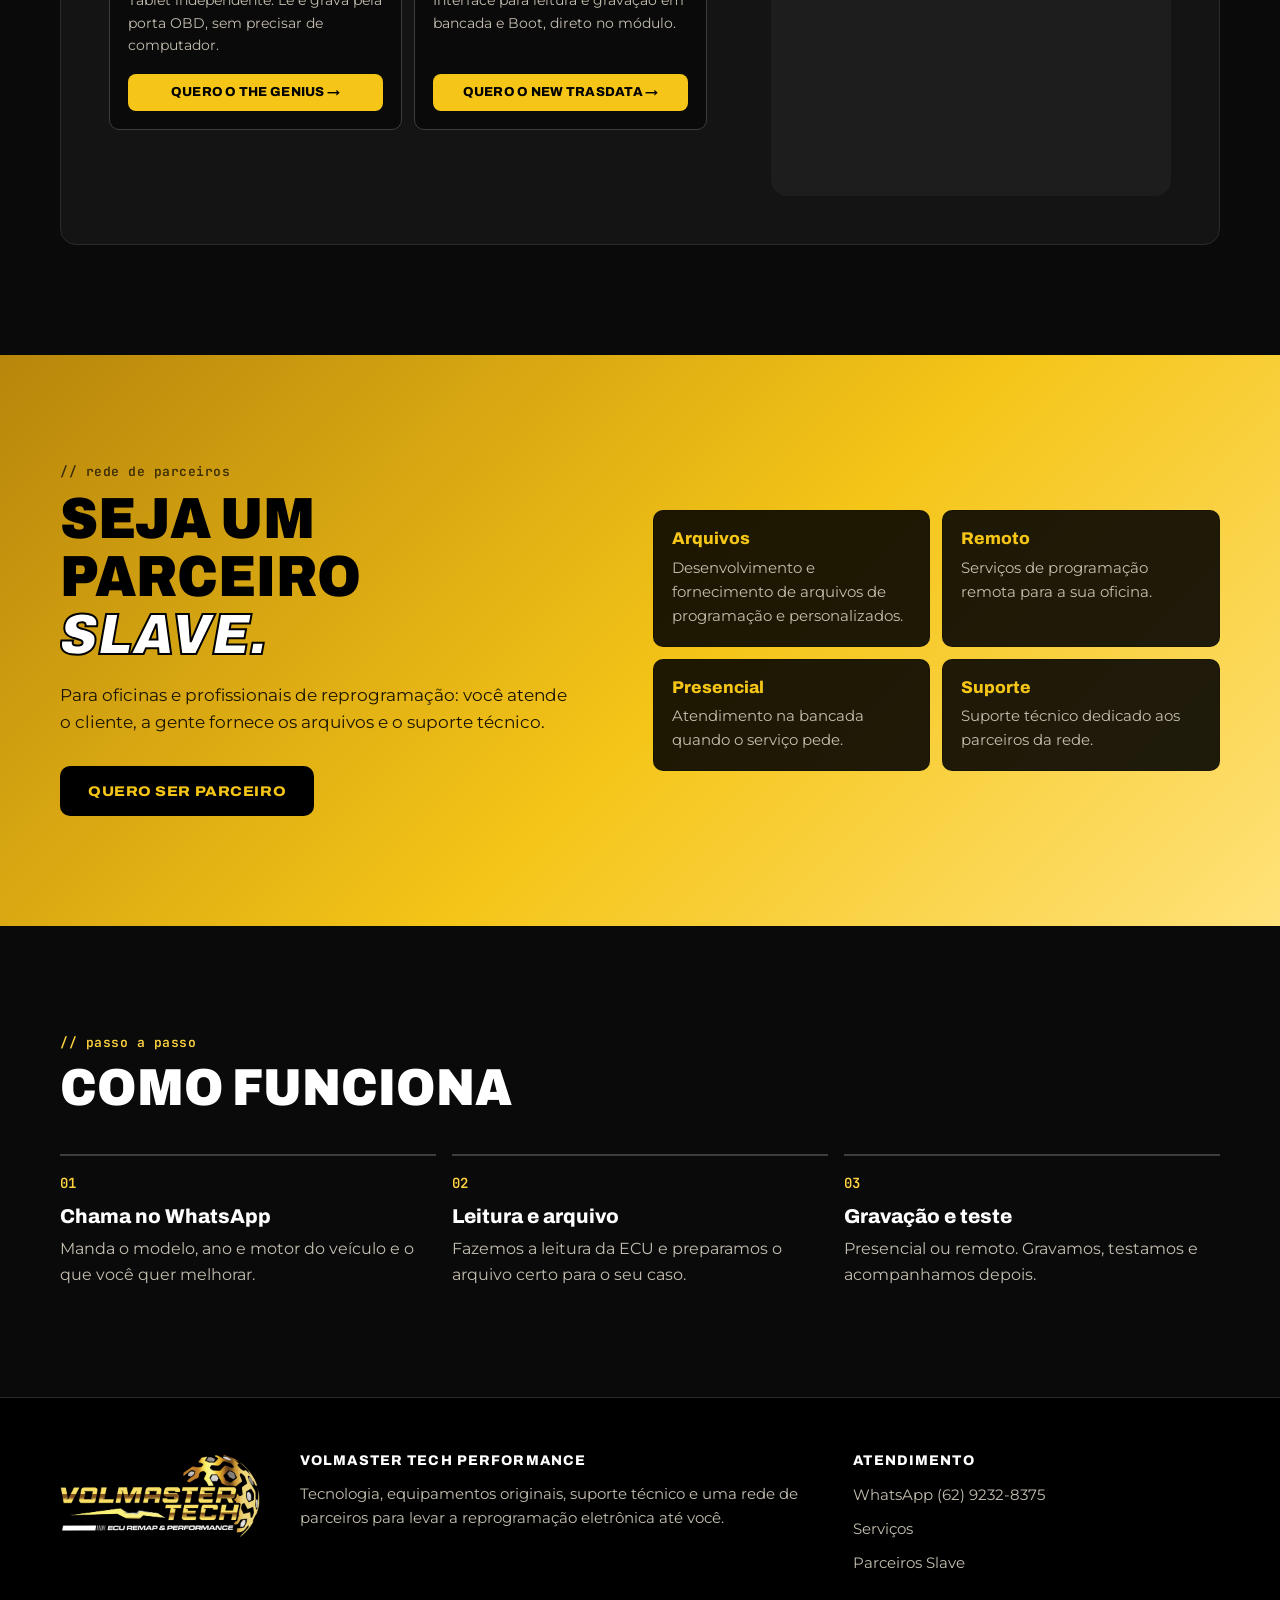
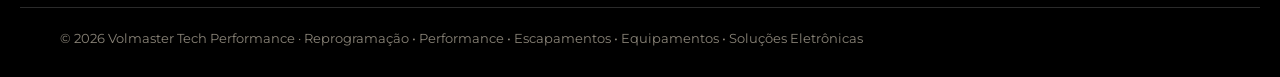
<file: produto/new-genius.html>
<!DOCTYPE html>
<html lang="pt-BR">
<head>
  <meta charset="UTF-8">
  <meta name="viewport" content="width=device-width, initial-scale=1">
  <title>New Genius | Volmaster Tech Performance</title>
  <meta name="description" content="New Genius da DIMSport — equipamento original com suporte técnico Volmaster.">
  <!-- Prévia do link no WhatsApp: esta página só existe para mostrar a foto do produto -->
  <meta property="og:type" content="product">
  <meta property="og:title" content="New Genius | Volmaster Tech Performance">
  <meta property="og:description" content="New Genius da DIMSport — equipamento original com suporte técnico Volmaster.">
  <meta property="og:url" content="https://snoopyzin.github.io/volmasterservice/produto/new-genius.html">
  <meta property="og:image" content="https://snoopyzin.github.io/volmasterservice/images/produtos/new-genius.jpg">
  <meta property="og:image:type" content="image/jpeg">
  <meta property="og:image:width" content="459">
  <meta property="og:image:height" content="549">
  <meta name="twitter:card" content="summary_large_image">
  <meta http-equiv="refresh" content="0; url=../#equipamentos">
  <link rel="canonical" href="https://snoopyzin.github.io/volmasterservice/#equipamentos">
</head>
<body>
  <p><a href="../#equipamentos">New Genius — ver no site da Volmaster Tech Performance</a></p>
</body>
</html>
</file>
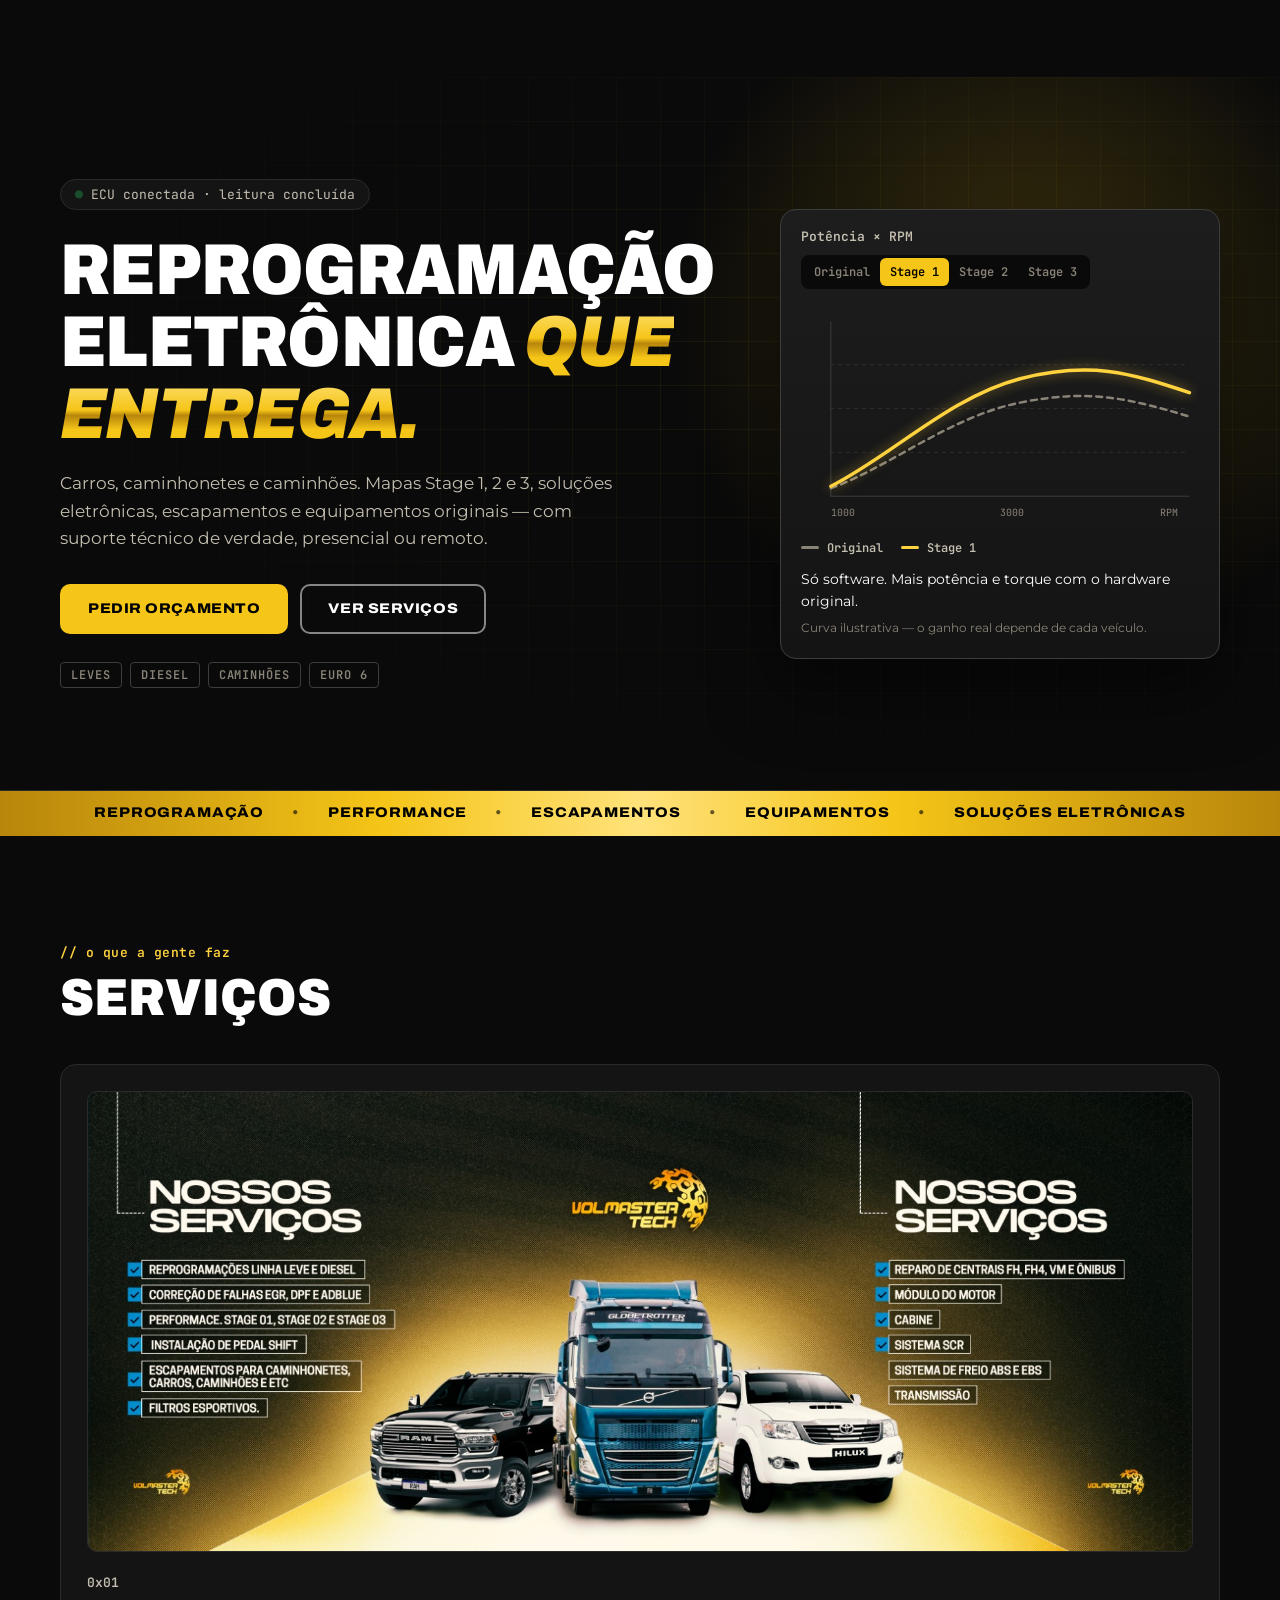
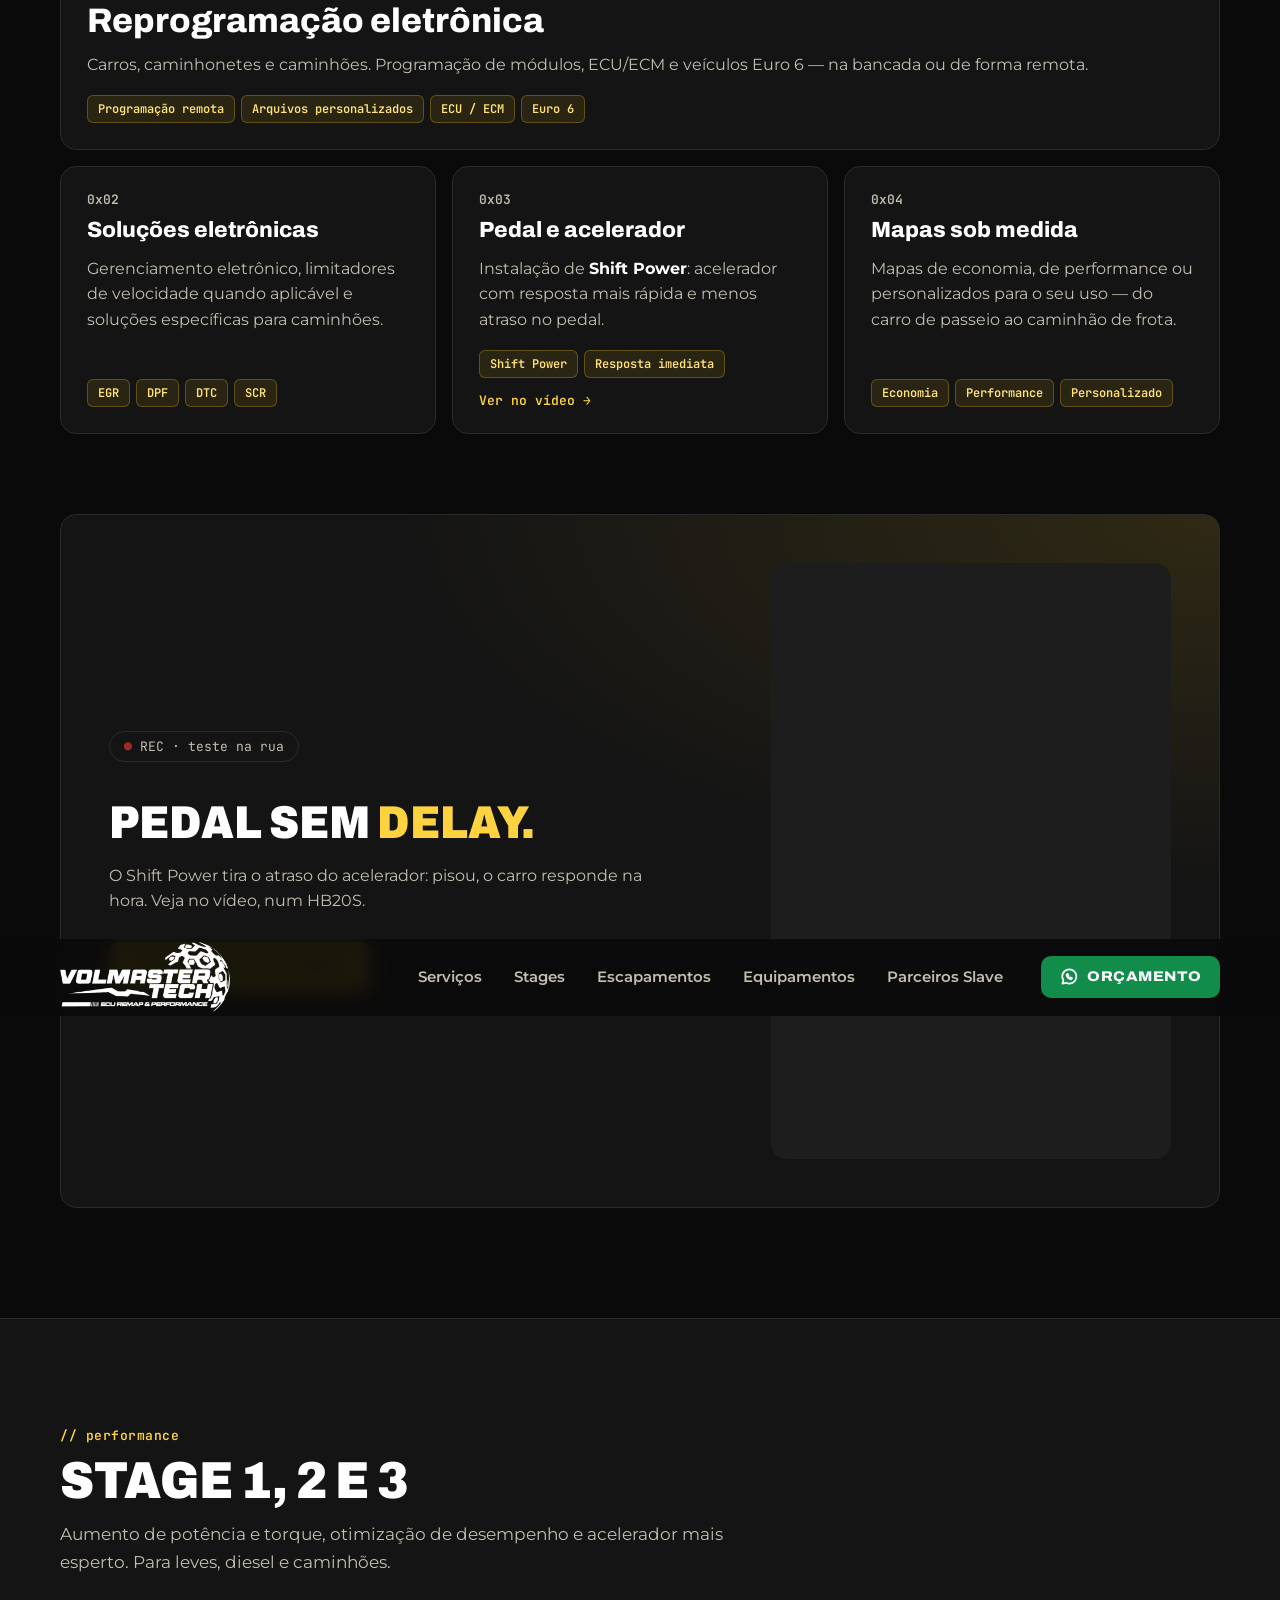
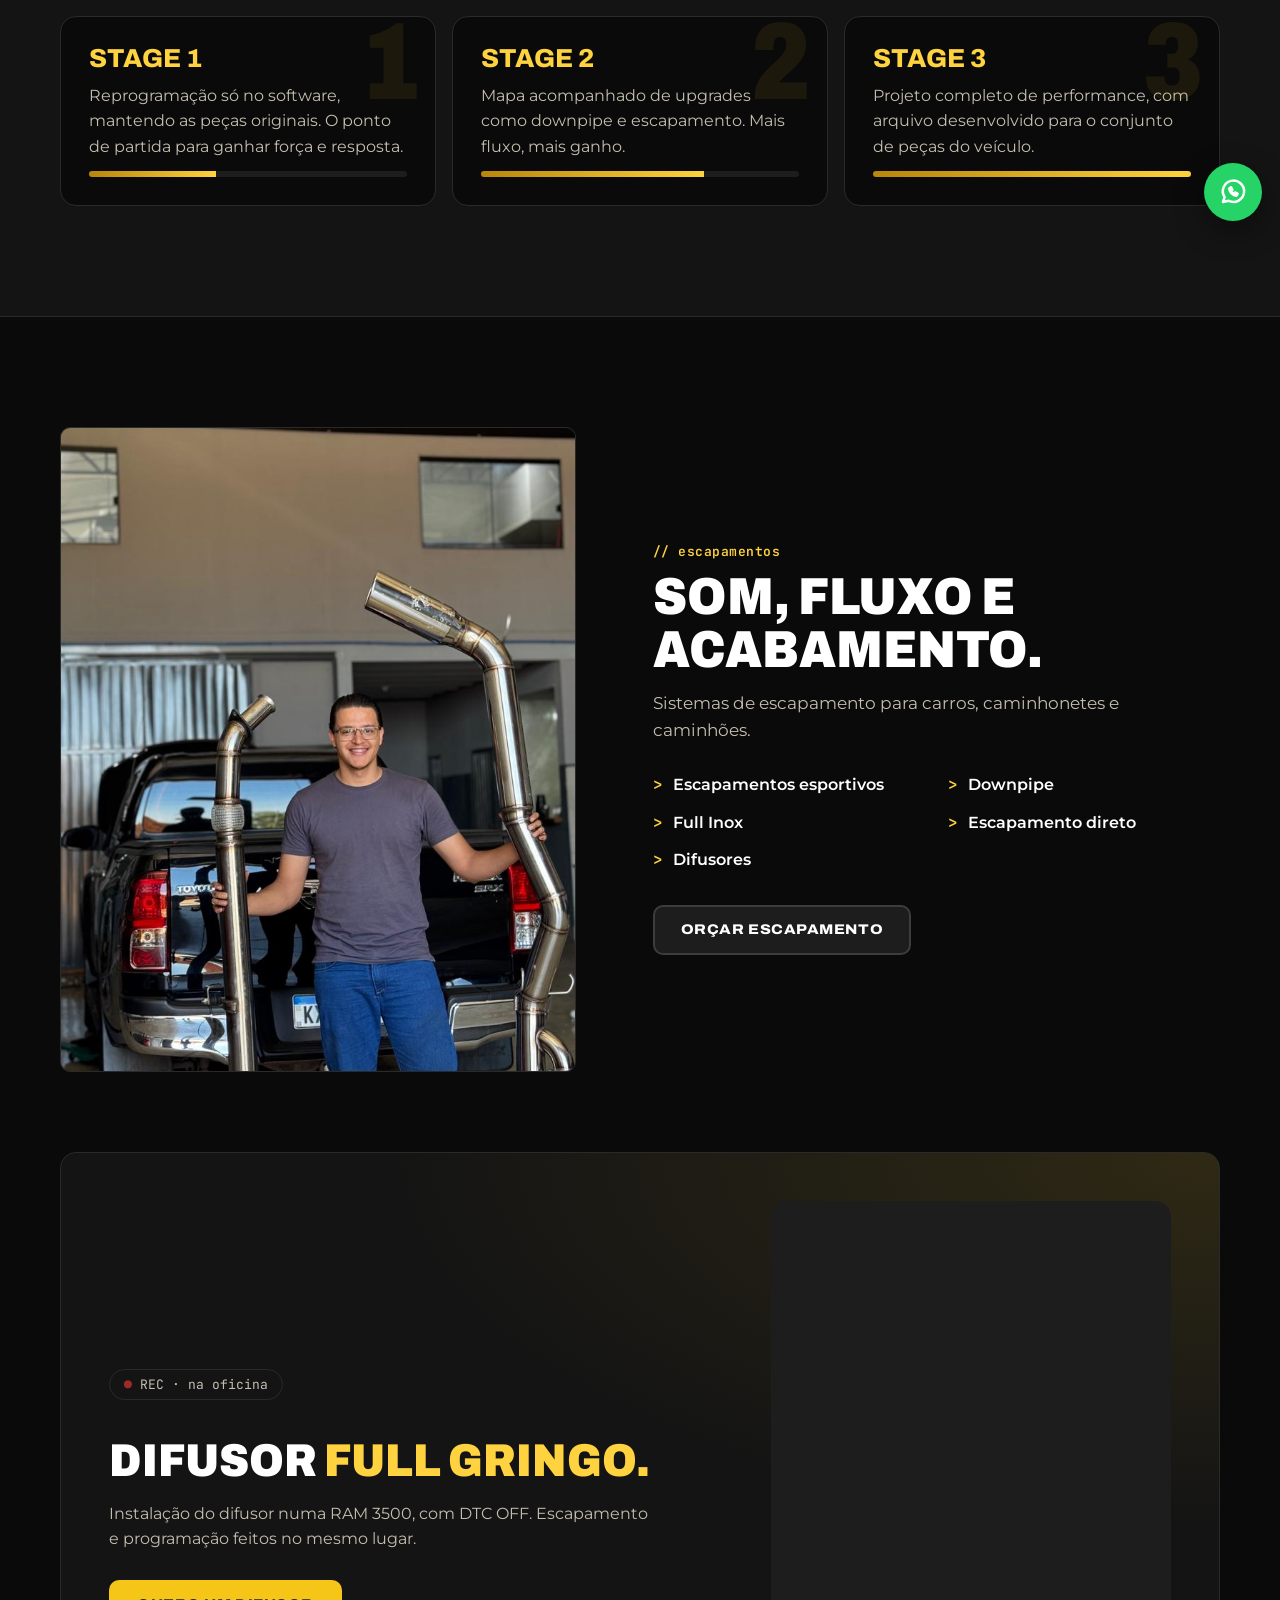
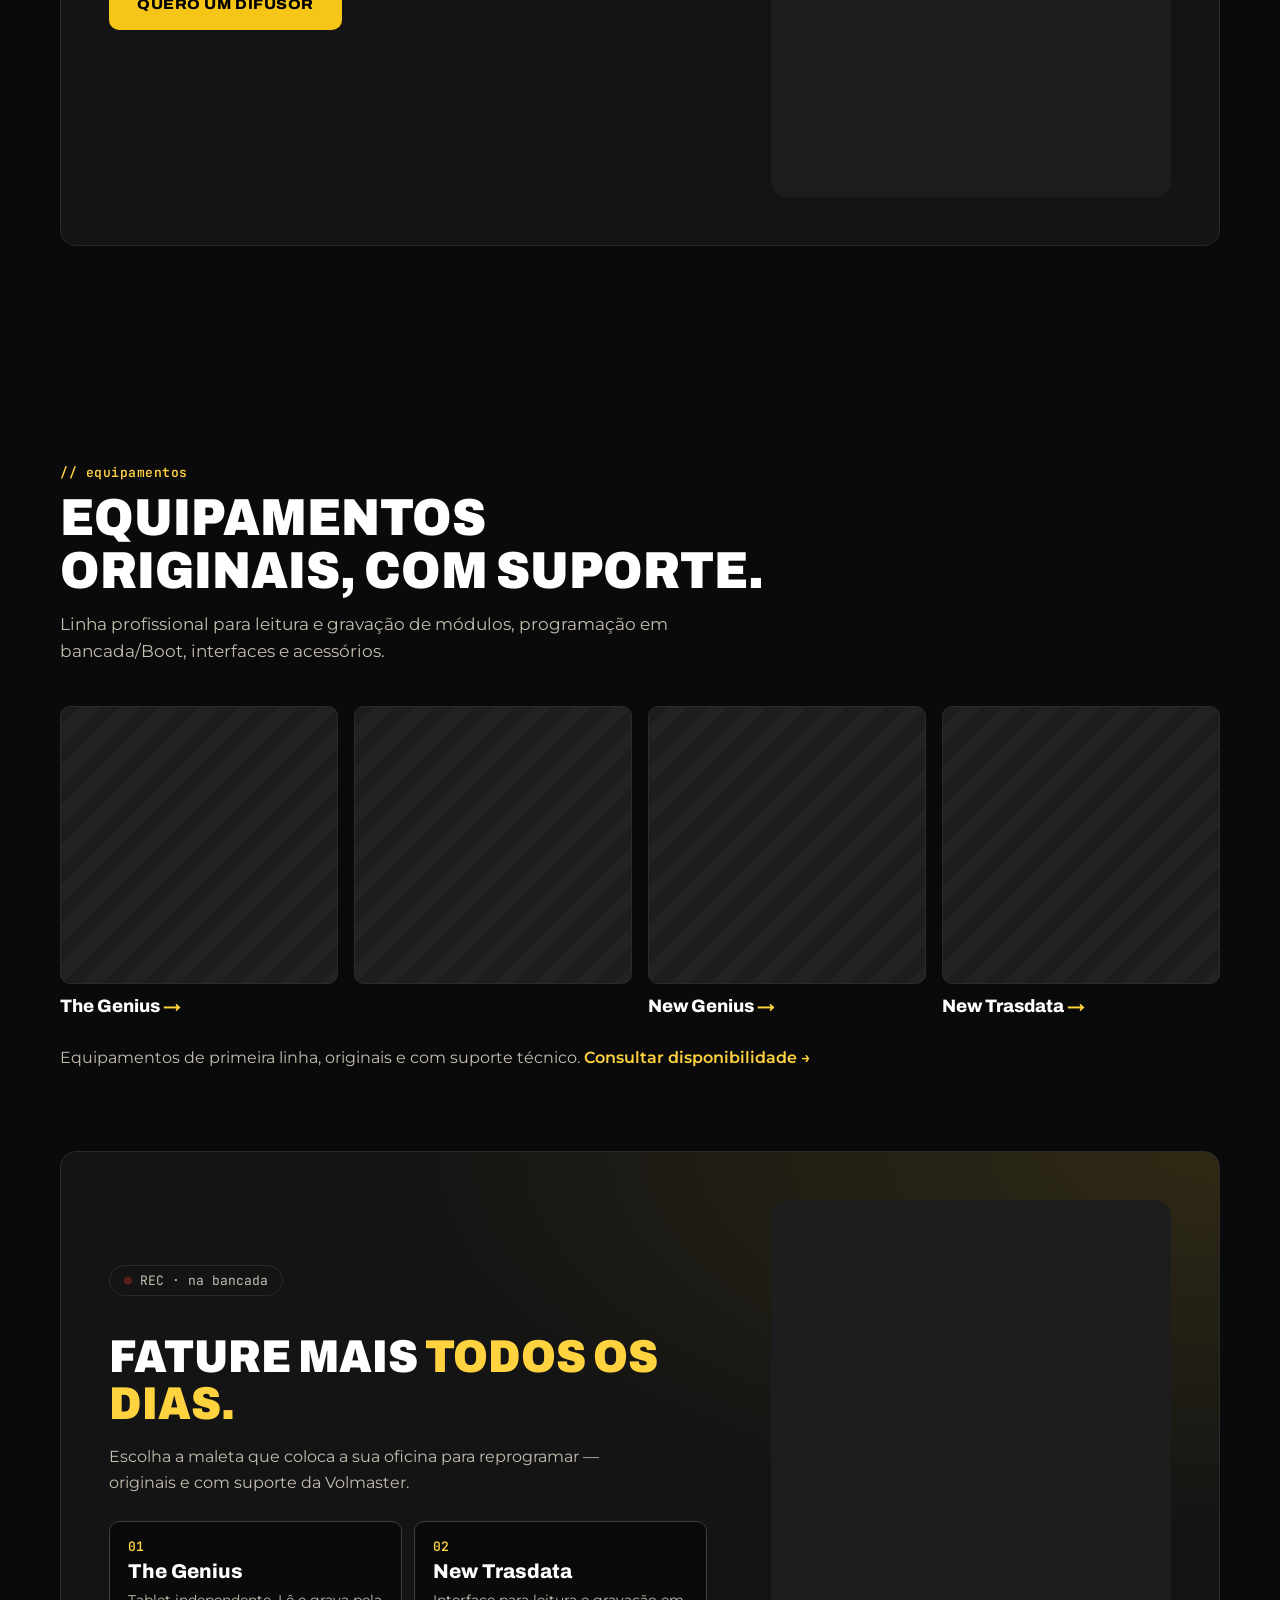
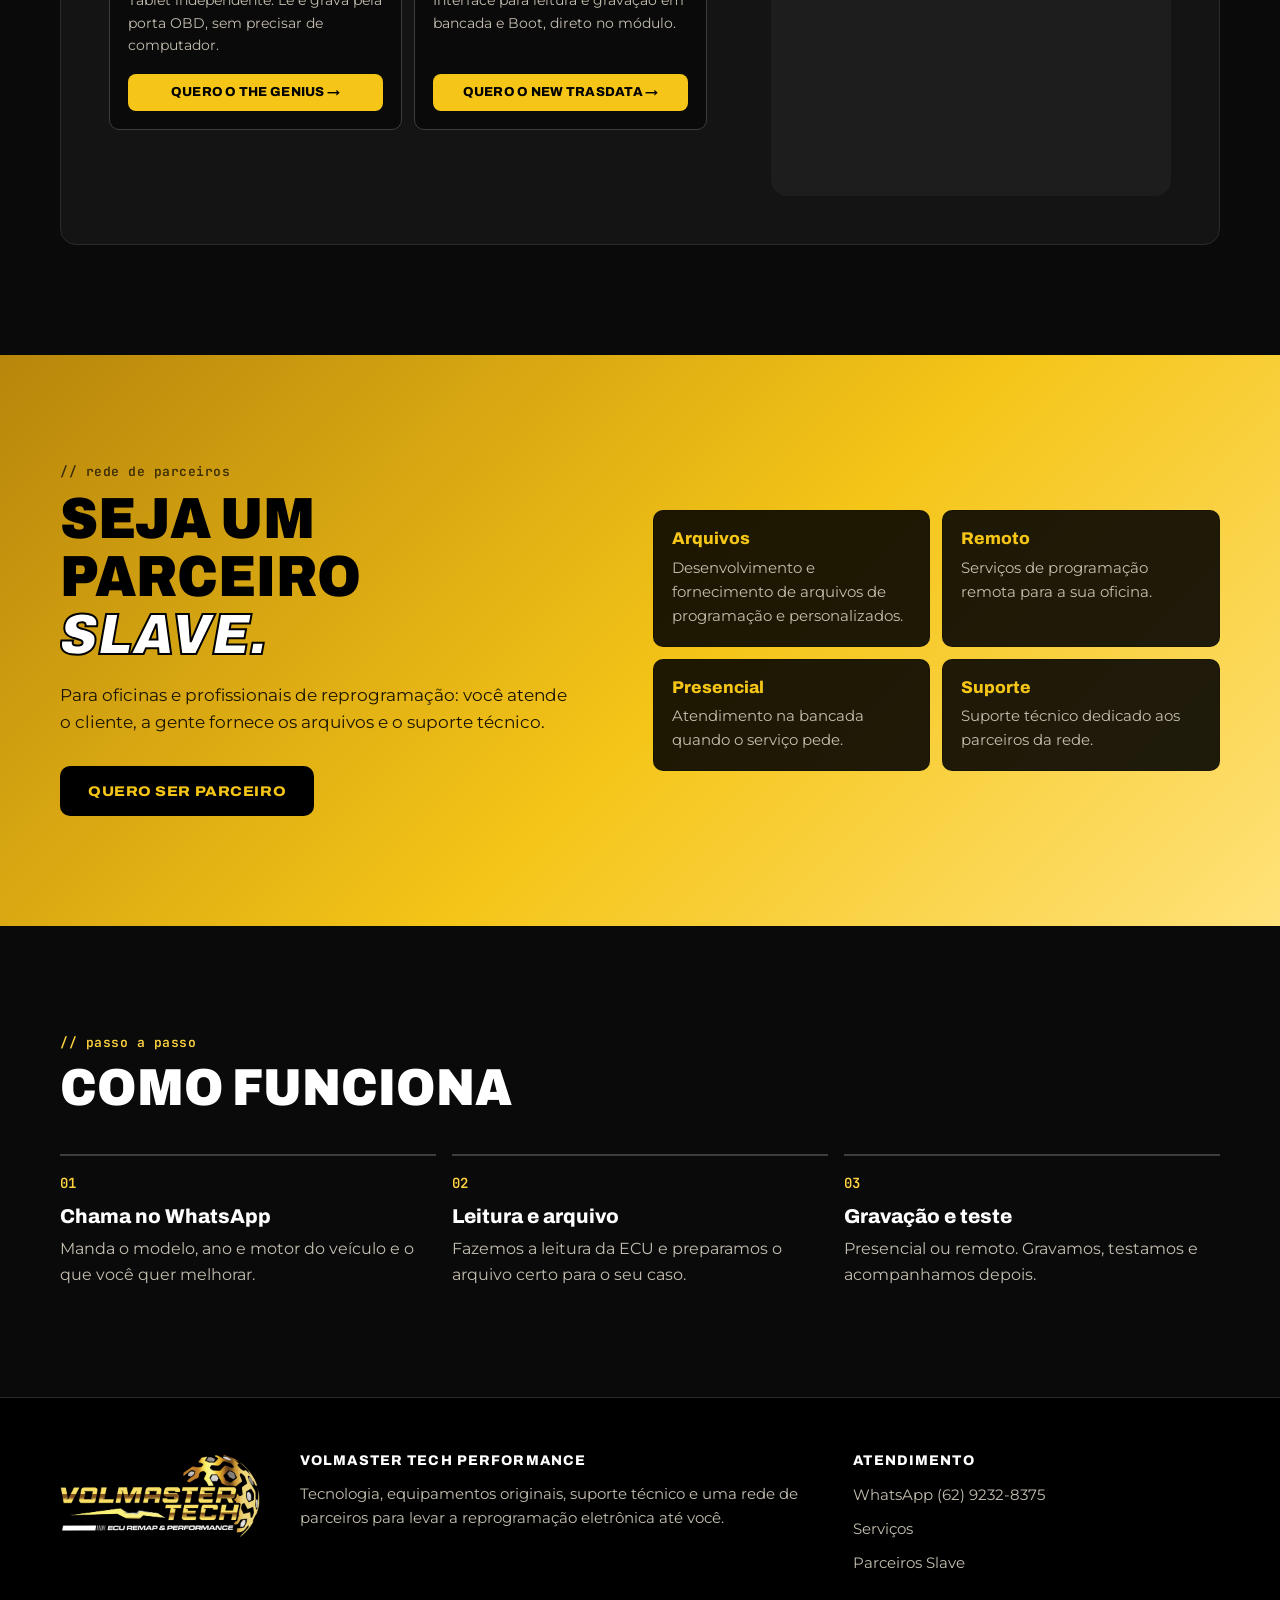
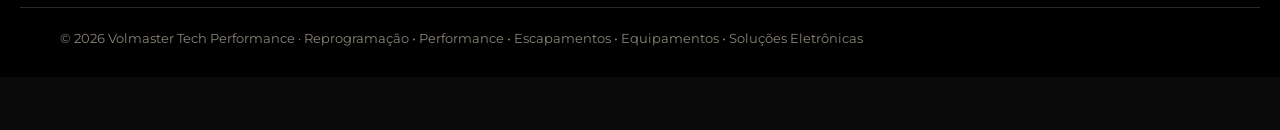
<file: produto/new-trasdata.html>
<!DOCTYPE html>
<html lang="pt-BR">
<head>
  <meta charset="UTF-8">
  <meta name="viewport" content="width=device-width, initial-scale=1">
  <title>New Trasdata | Volmaster Tech Performance</title>
  <meta name="description" content="Interface New Trasdata da DIMSport — equipamento original com suporte técnico Volmaster.">
  <!-- Prévia do link no WhatsApp: esta página só existe para mostrar a foto do produto -->
  <meta property="og:type" content="product">
  <meta property="og:title" content="New Trasdata | Volmaster Tech Performance">
  <meta property="og:description" content="Interface New Trasdata da DIMSport — equipamento original com suporte técnico Volmaster.">
  <meta property="og:url" content="https://snoopyzin.github.io/volmasterservice/produto/new-trasdata.html">
  <meta property="og:image" content="https://snoopyzin.github.io/volmasterservice/images/produtos/new-trasdata.jpg">
  <meta property="og:image:type" content="image/jpeg">
  <meta property="og:image:width" content="662">
  <meta property="og:image:height" content="450">
  <meta name="twitter:card" content="summary_large_image">
  <meta http-equiv="refresh" content="0; url=../#equipamentos">
  <link rel="canonical" href="https://snoopyzin.github.io/volmasterservice/#equipamentos">
</head>
<body>
  <p><a href="../#equipamentos">New Trasdata — ver no site da Volmaster Tech Performance</a></p>
</body>
</html>
</file>
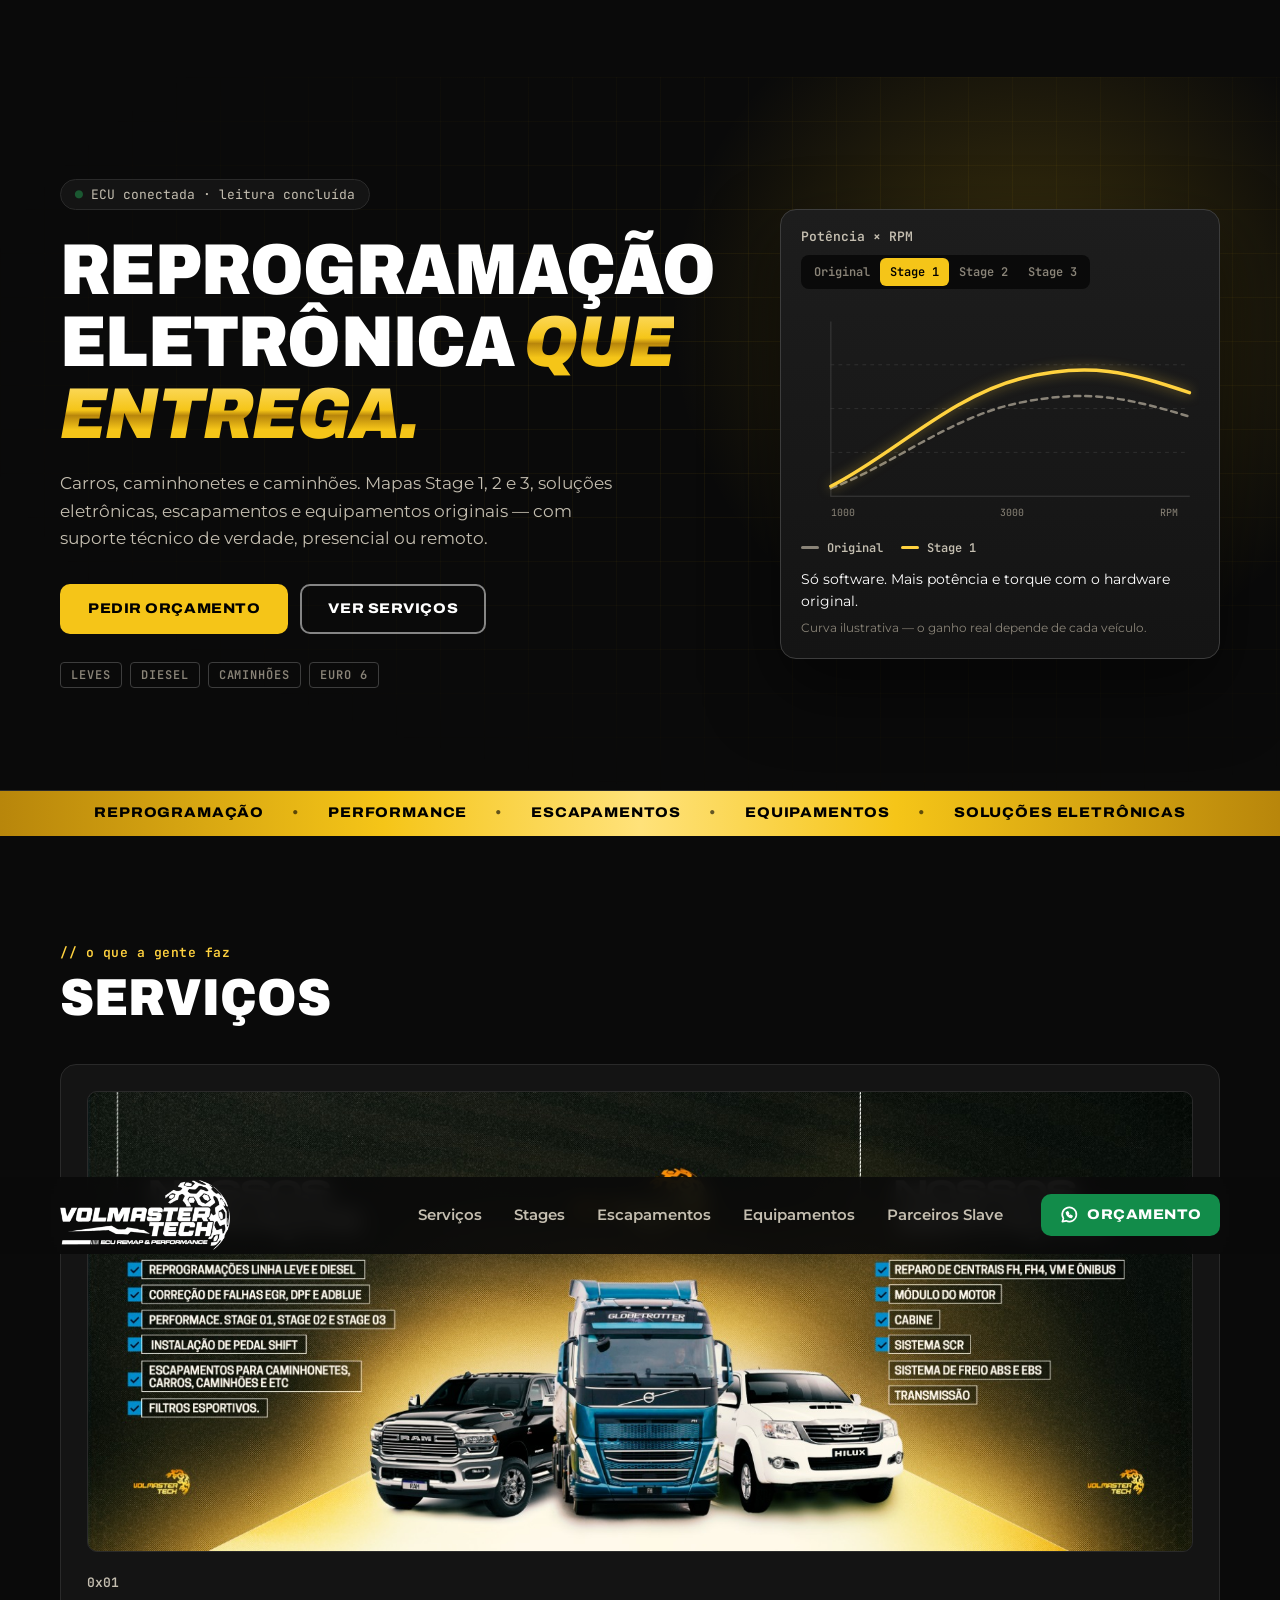
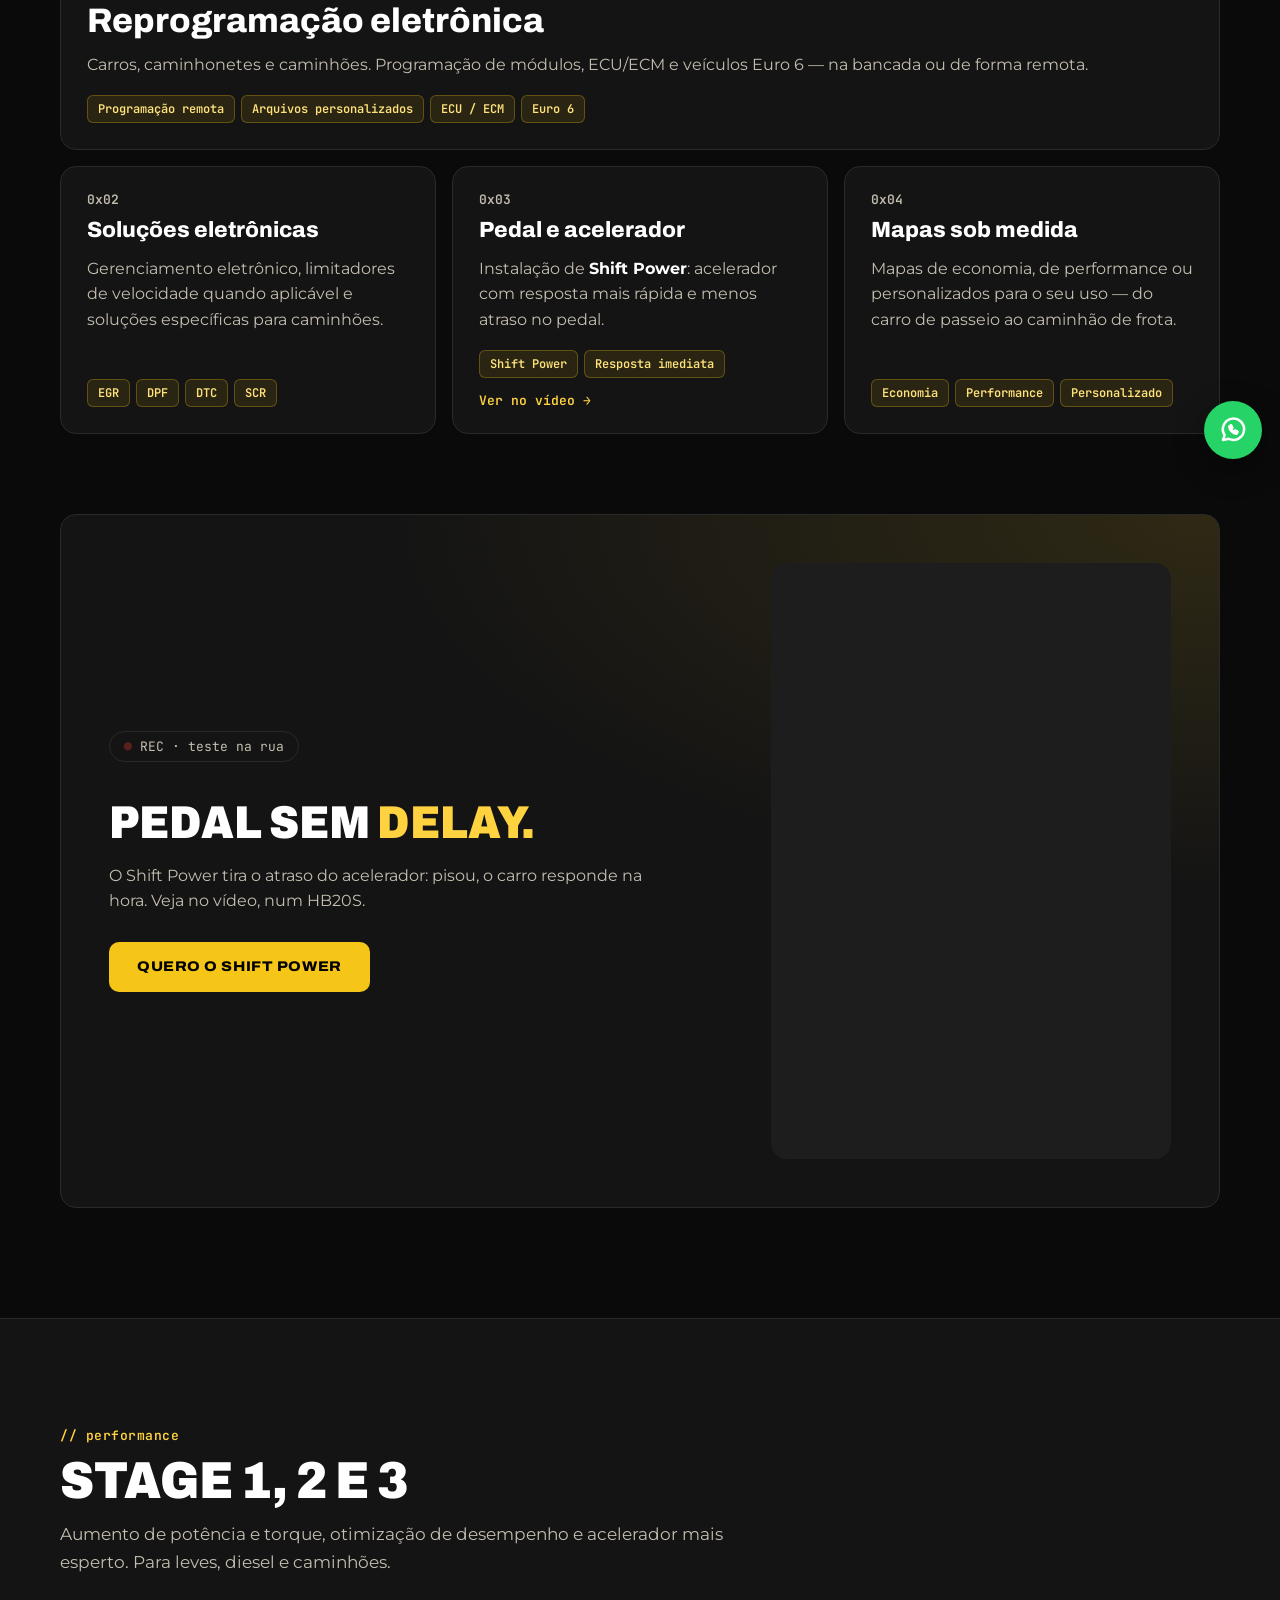
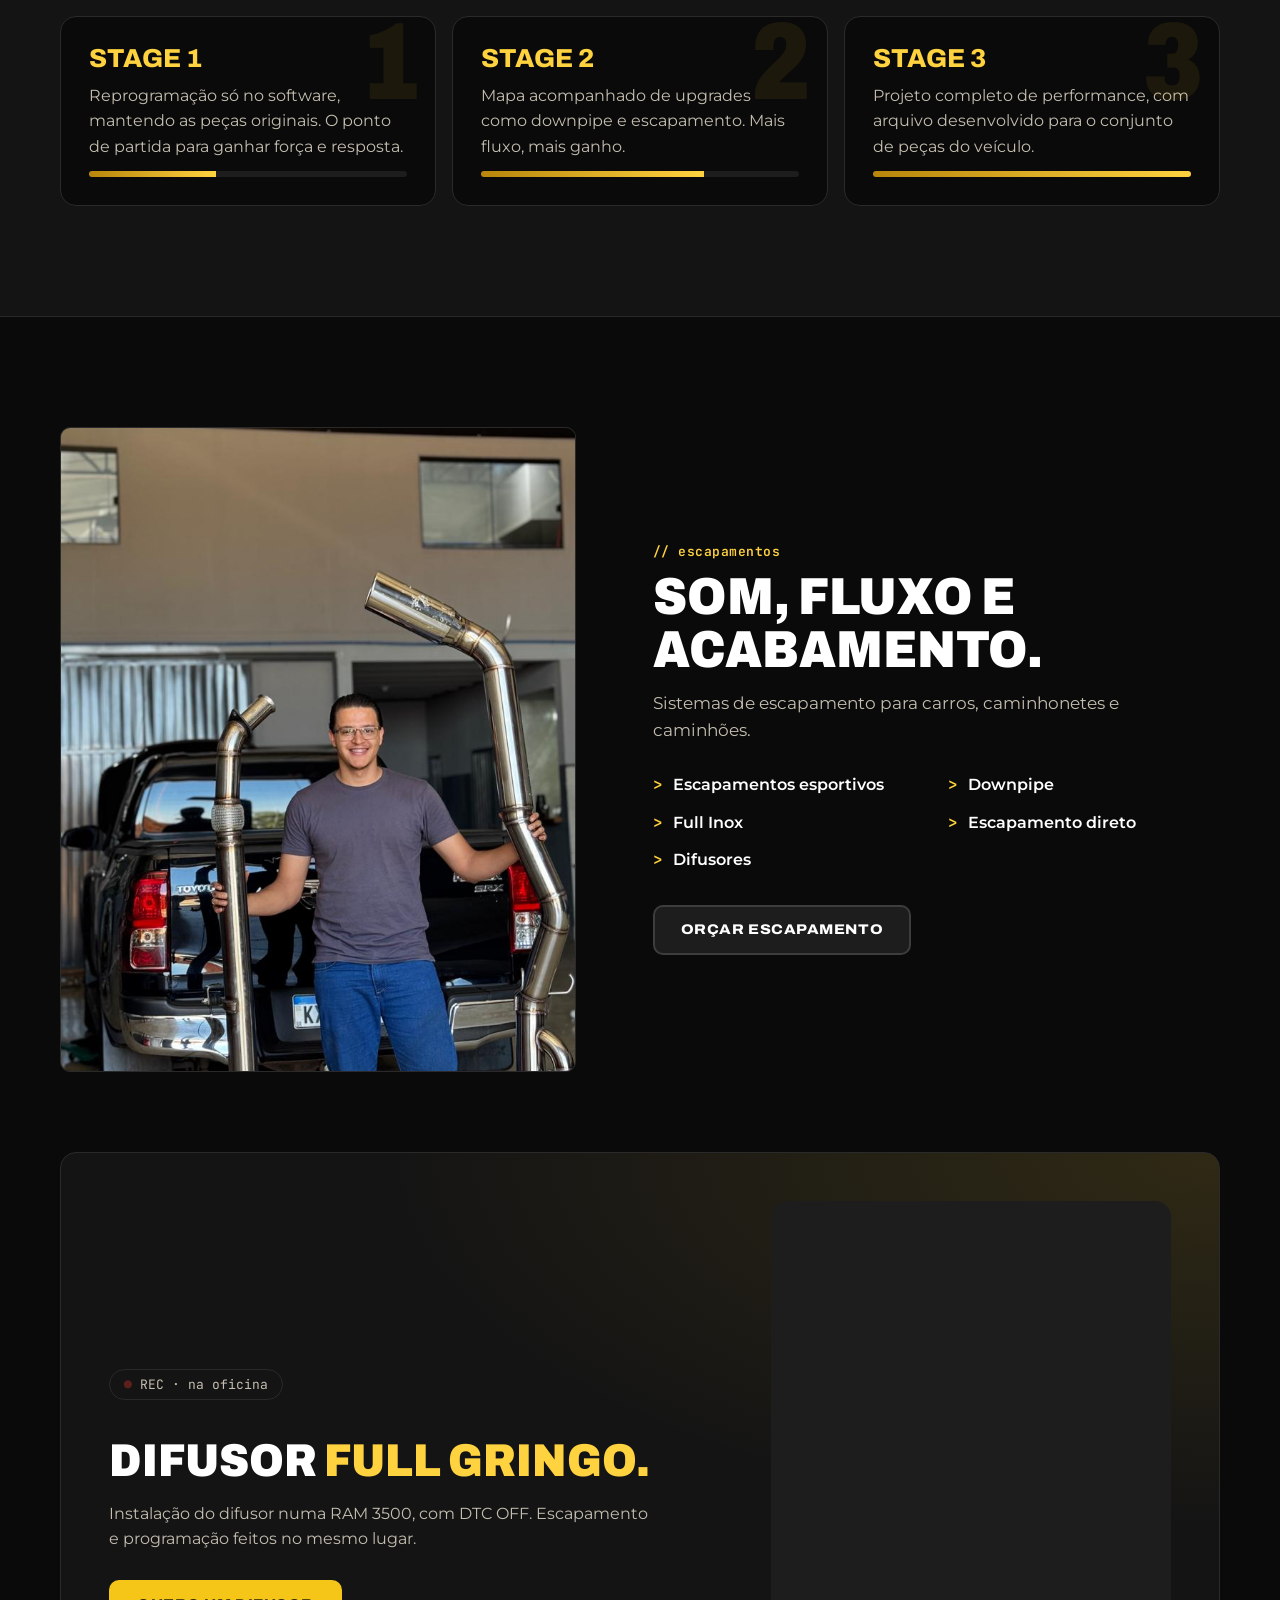
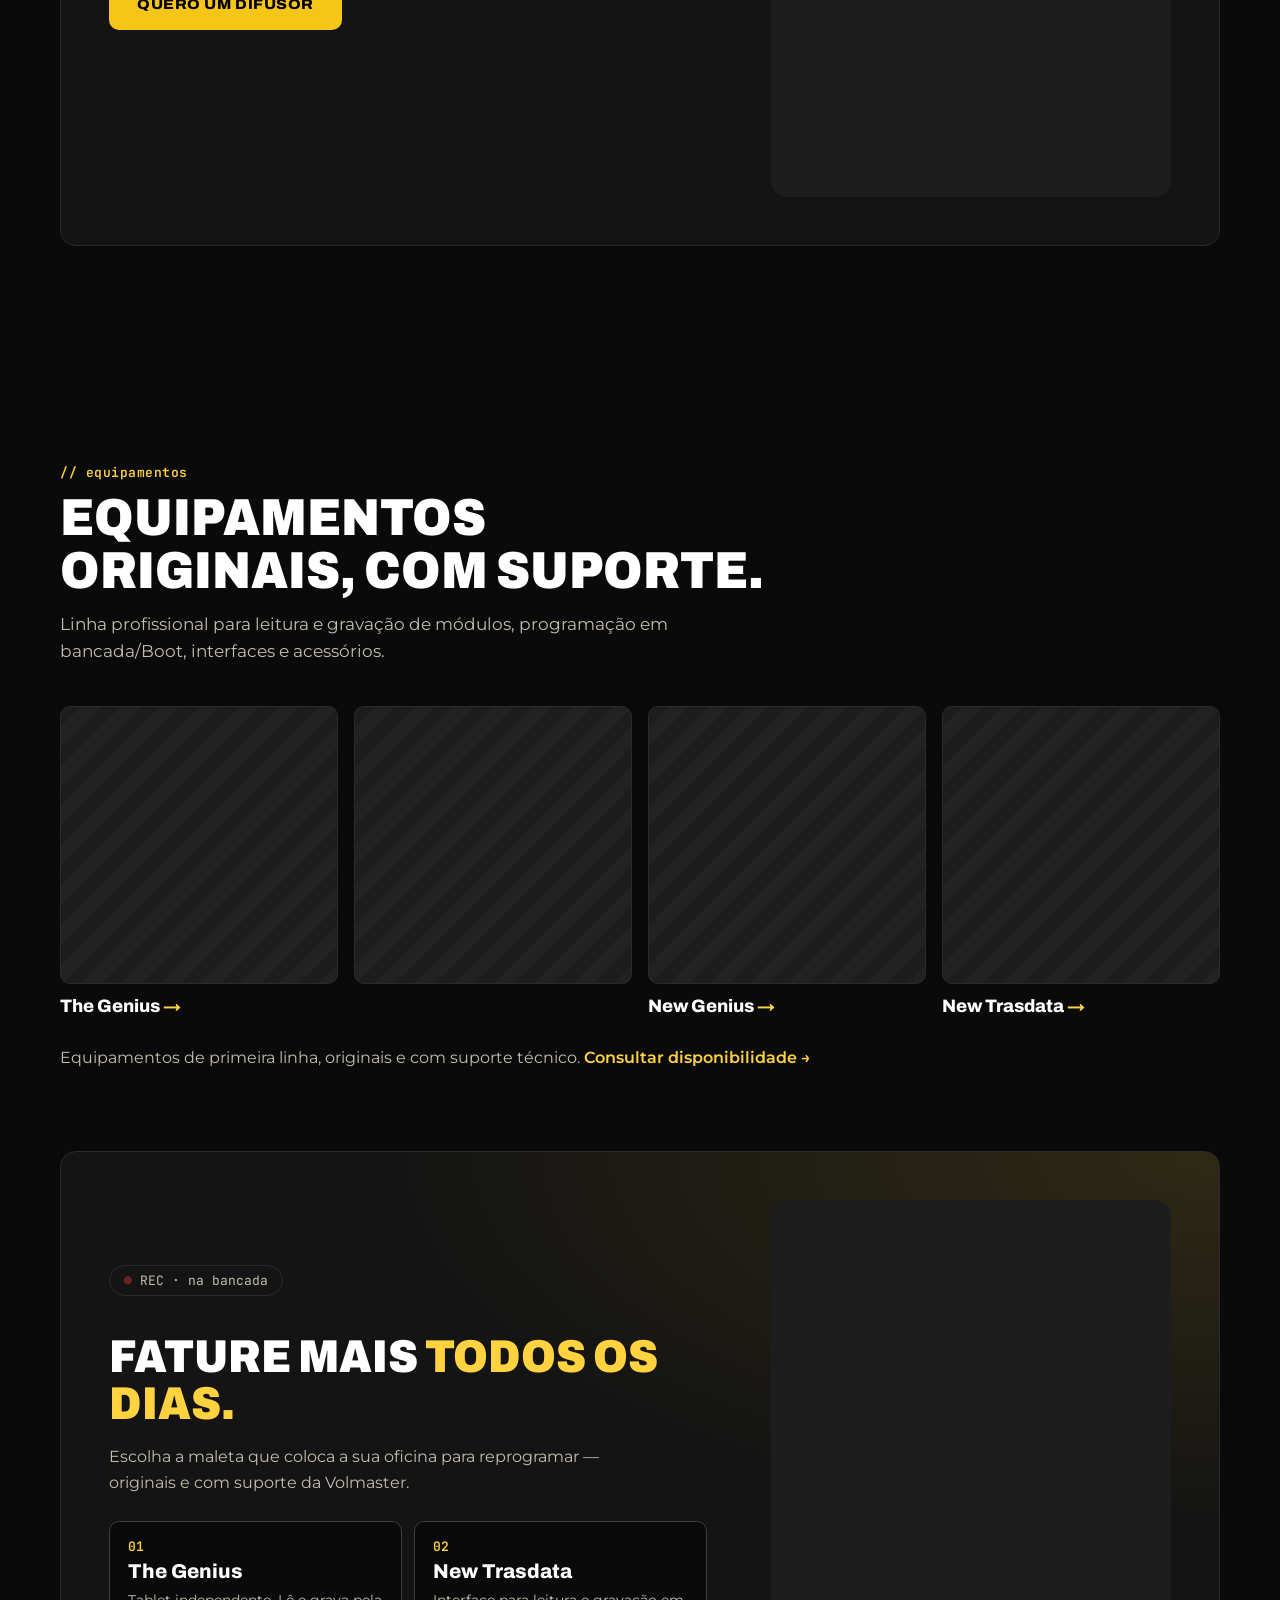
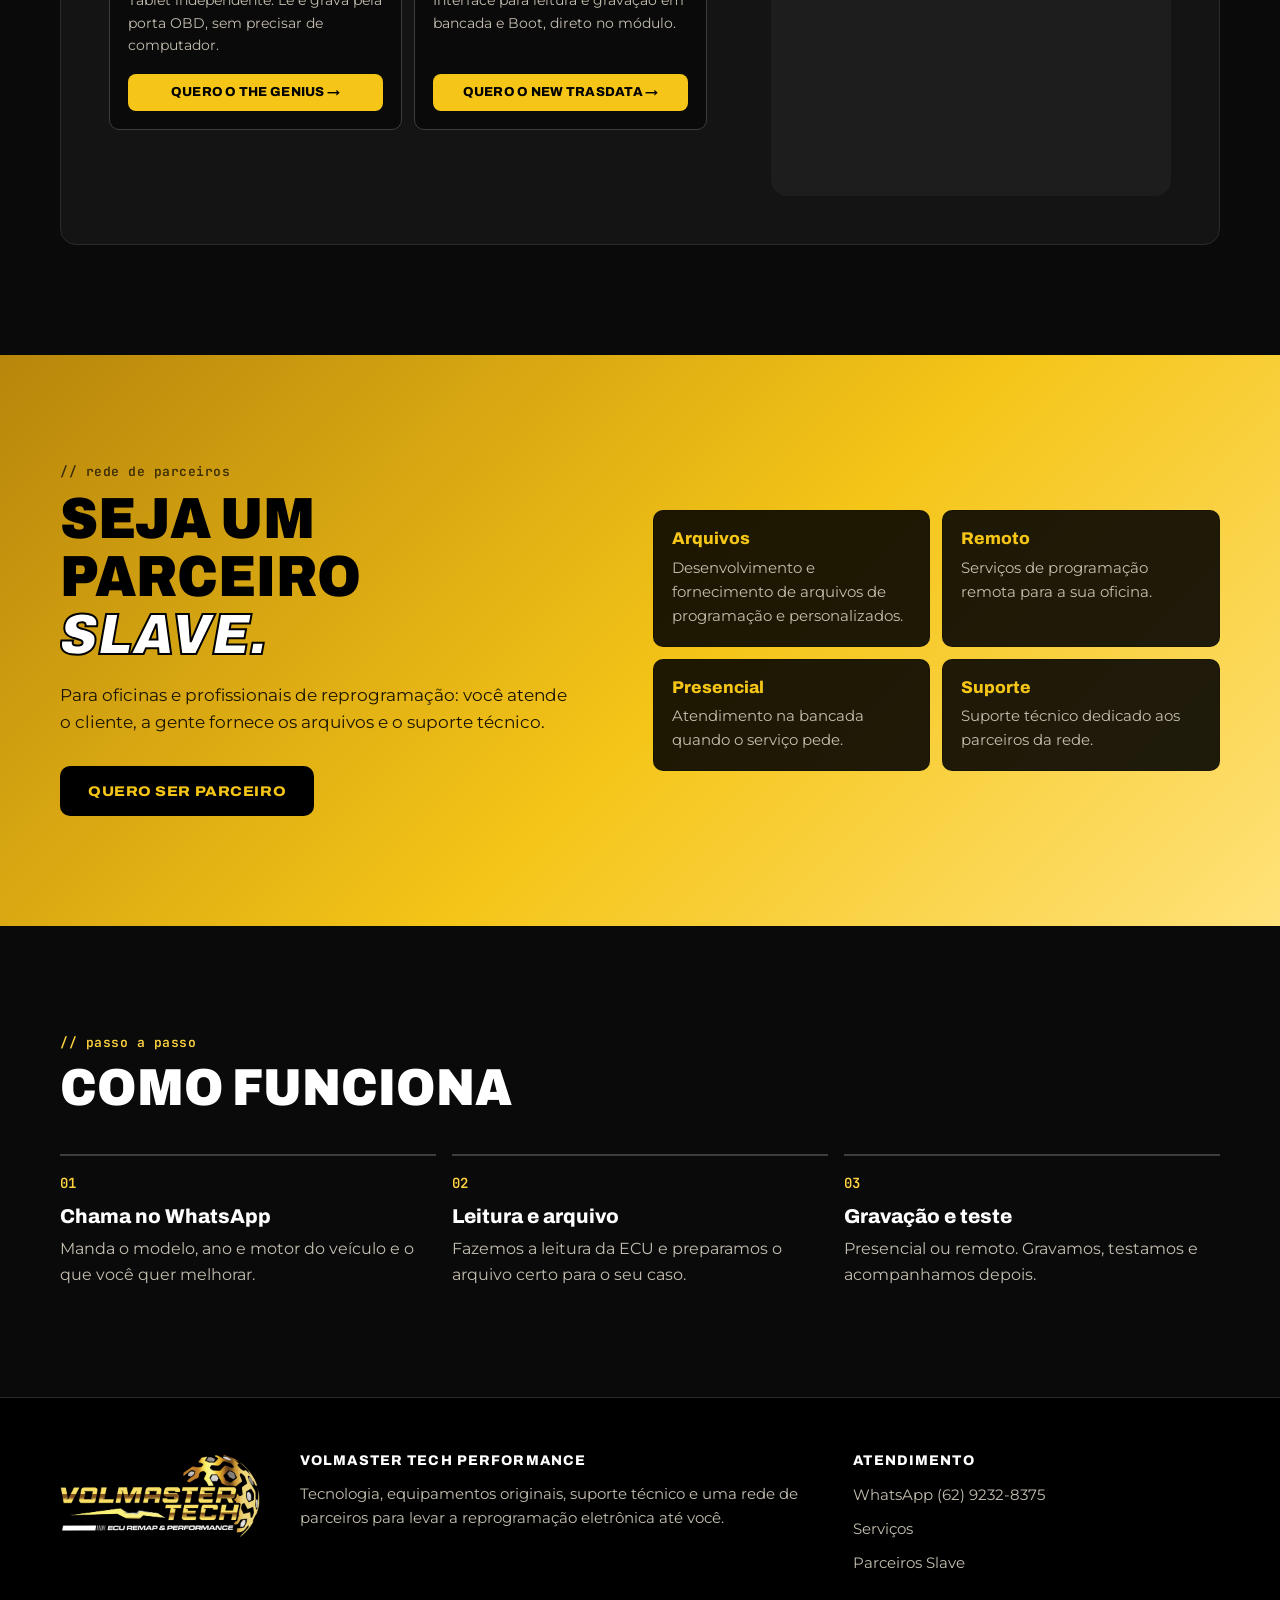
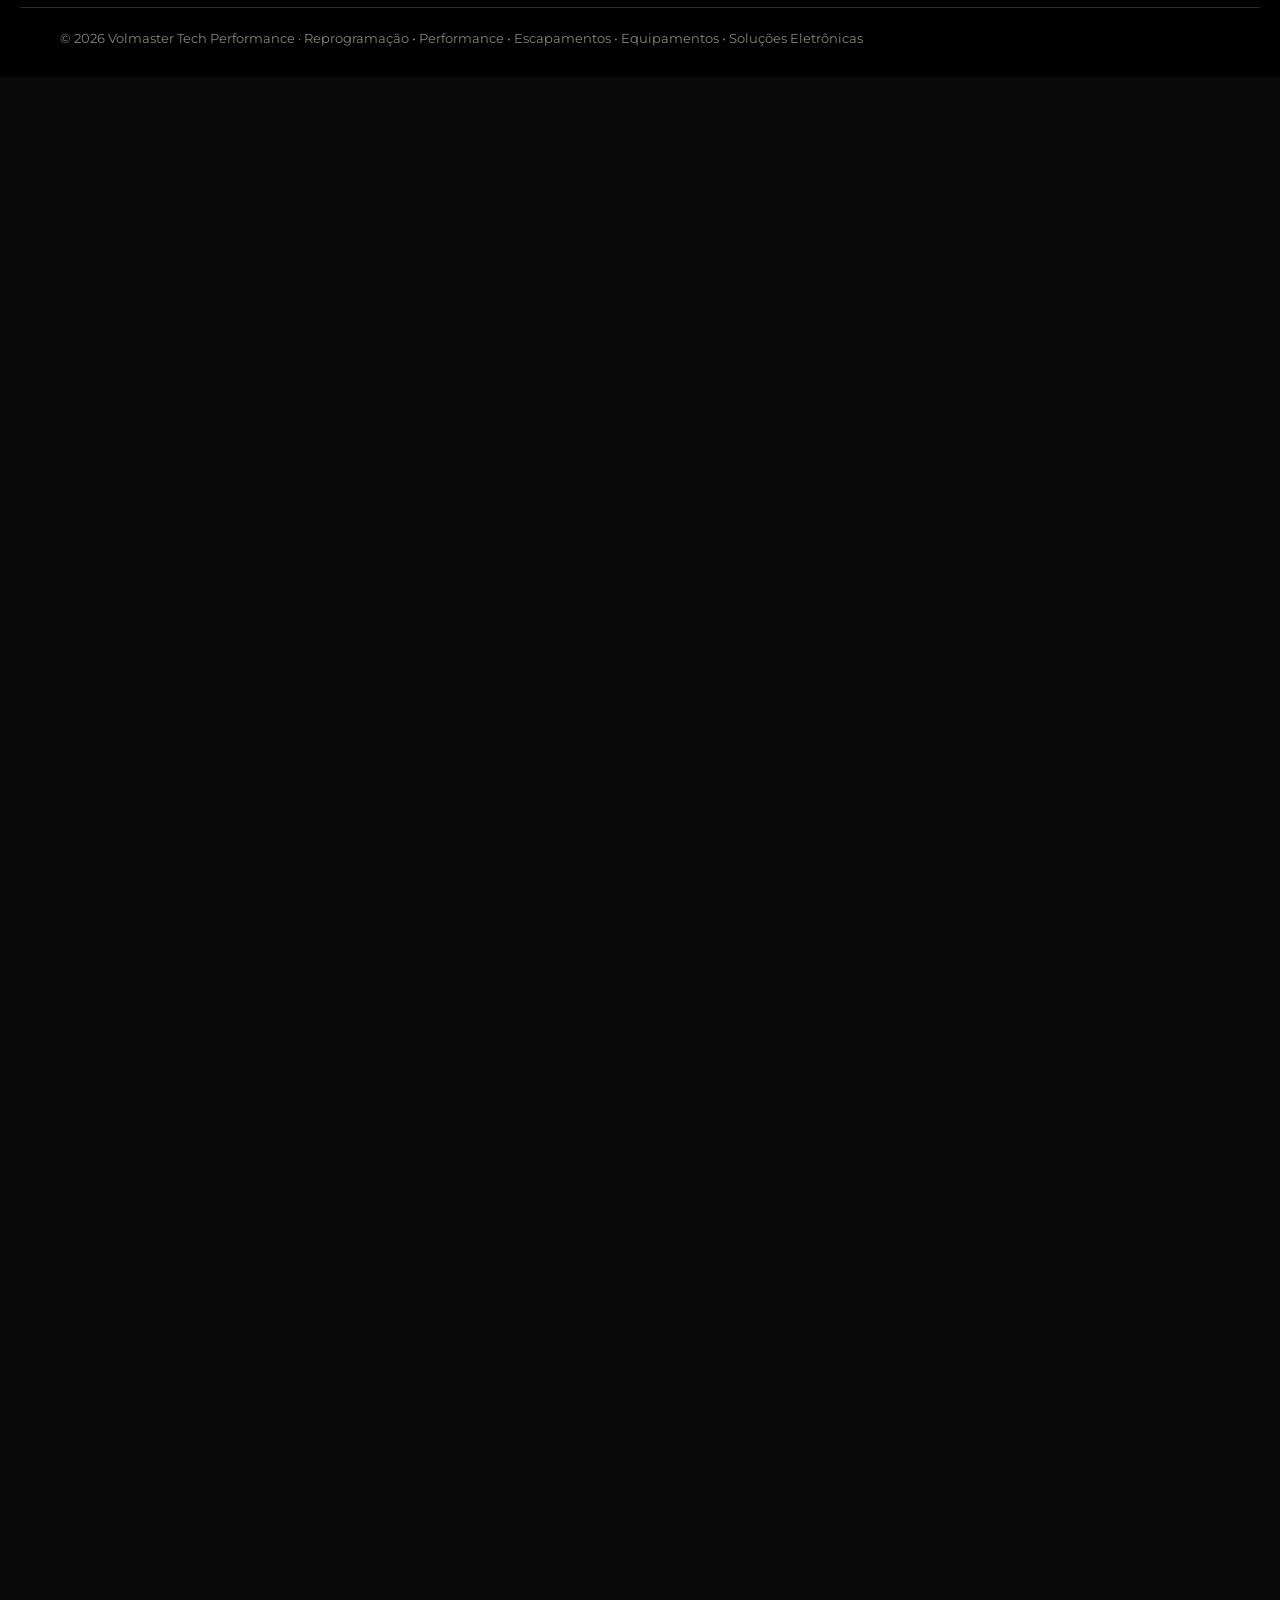
<file: produto/the-genius.html>
<!DOCTYPE html>
<html lang="pt-BR">
<head>
  <meta charset="UTF-8">
  <meta name="viewport" content="width=device-width, initial-scale=1">
  <title>The Genius | Volmaster Tech Performance</title>
  <meta name="description" content="Tablet The Genius da DIMSport — equipamento original com suporte técnico Volmaster.">
  <!-- Prévia do link no WhatsApp: esta página só existe para mostrar a foto do produto -->
  <meta property="og:type" content="product">
  <meta property="og:title" content="The Genius | Volmaster Tech Performance">
  <meta property="og:description" content="Tablet The Genius da DIMSport — equipamento original com suporte técnico Volmaster.">
  <meta property="og:url" content="https://snoopyzin.github.io/volmasterservice/produto/the-genius.html">
  <meta property="og:image" content="https://snoopyzin.github.io/volmasterservice/images/produtos/the-genius.jpg">
  <meta property="og:image:type" content="image/jpeg">
  <meta property="og:image:width" content="733">
  <meta property="og:image:height" content="800">
  <meta name="twitter:card" content="summary_large_image">
  <meta http-equiv="refresh" content="0; url=../#equipamentos">
  <link rel="canonical" href="https://snoopyzin.github.io/volmasterservice/#equipamentos">
</head>
<body>
  <p><a href="../#equipamentos">The Genius — ver no site da Volmaster Tech Performance</a></p>
</body>
</html>
</file>
<file: css/style.css>
/* =========================================================
   Volmaster Tech Performance — estilos
   Paleta Volmaster Tech: preto e amarelo-ouro da logo
   ========================================================= */

:root {
  --fundo: #0a0a0a;
  --superficie: #141414;
  --superficie-2: #1d1d1d;
  --borda: #2a2a2a;
  --borda-forte: #3d3d3d;

  --ouro-escuro: #b8860b;
  --amarelo: #f5c518;
  --amarelo-claro: #ffe27a;
  --preto: #000;
  --destaque: #ffd23f;

  --texto: #ffffff;
  --texto-2: #c4beb0;
  --texto-3: #8a8478;

  --verde: #25d366;
  --verde-escuro: #128c4a;

  --titulo: 'Archivo', 'Arial Black', sans-serif;
  --corpo: 'Montserrat', system-ui, sans-serif;
  --mono: 'JetBrains Mono', ui-monospace, monospace;

  --raio: 10px;
  --raio-g: 16px;
  --largura: 1240px;
  --gutter: clamp(16px, 4vw, 40px);
  --topo-altura: 76px;
}

*, *::before, *::after { box-sizing: border-box; }
html { scroll-behavior: smooth; scroll-padding-top: var(--topo-altura); -webkit-text-size-adjust: 100%; }
@media (prefers-reduced-motion: reduce) {
  html { scroll-behavior: auto; }
  *, *::before, *::after { animation-duration: .01ms !important; transition-duration: .01ms !important; }
}
body {
  margin: 0;
  background: var(--fundo);
  color: var(--texto);
  font: 400 16px/1.6 var(--corpo);
  -webkit-font-smoothing: antialiased;
  overflow-x: hidden;
}
img { max-width: 100%; display: block; }
a { color: inherit; }
button { font: inherit; color: inherit; cursor: pointer; }
h1, h2, h3 { margin: 0; line-height: 1.1; }
p { margin: 0; }
ul, ol { margin: 0; padding: 0; list-style: none; }
svg { fill: none; stroke: currentColor; stroke-width: 2; stroke-linecap: round; stroke-linejoin: round; }
[hidden] { display: none !important; }
:focus-visible { outline: 3px solid var(--amarelo-claro); outline-offset: 2px; }

.pular {
  position: absolute; left: 16px; top: -60px; z-index: 200;
  background: var(--amarelo); color: #000; padding: 10px 16px; border-radius: var(--raio);
  font-weight: 600; text-decoration: none;
}
.pular:focus { top: 12px; }

/* ---------- Botões ---------- */

.btn {
  display: inline-flex; align-items: center; justify-content: center; gap: 8px;
  min-height: 50px; padding: 12px 26px;
  border: 2px solid transparent; border-radius: var(--raio);
  font: 800 14px/1.1 var(--titulo); font-stretch: 112%; letter-spacing: .04em; text-transform: uppercase;
  text-decoration: none; text-align: center;
  transition: background-color .2s, border-color .2s, color .2s, transform .2s;
}
.btn:active { transform: translateY(1px); }
.btn svg { width: 20px; height: 20px; }
.btn--primario { background: var(--amarelo); color: #000; }
.btn--primario:hover { background: var(--amarelo-claro); }
.btn--claro { background: transparent; color: #fff; border-color: rgba(255, 255, 255, .5); }
.btn--claro:hover { background: #fff; color: var(--fundo); border-color: #fff; }
.btn--secundario { background: var(--superficie-2); color: #fff; border-color: var(--borda-forte); }
.btn--secundario:hover { border-color: var(--destaque); }
.btn--whats { background: var(--verde-escuro); color: #fff; }
.btn--whats:hover { background: #0f7a40; }
.btn--branco { background: #000; color: var(--amarelo); }
.btn--branco:hover { background: #fff; color: #000; }

.icone-btn {
  display: inline-grid; place-items: center; width: 44px; height: 44px;
  background: none; border: 0; border-radius: 50%;
}
.icone-btn:hover { background: rgba(255, 255, 255, .08); }
.icone-btn svg { width: 22px; height: 22px; }

/* rótulo em estilo de código */
.rotulo {
  font: 600 13px/1 var(--mono);
  color: var(--destaque);
  letter-spacing: .04em;
  margin-bottom: 12px;
}
.rotulo--claro { color: #000; opacity: .7; }

/* ---------- Cabeçalho ---------- */

.topo {
  position: sticky; top: 0; z-index: 50;
  background: rgba(10, 10, 10, .92);
  backdrop-filter: blur(10px);
  border-bottom: 1px solid transparent;
  transition: border-color .2s;
}
.topo--rolado { border-color: var(--borda); }
.topo__inner {
  max-width: var(--largura); margin: 0 auto; padding: 0 var(--gutter);
  height: var(--topo-altura);
  display: flex; align-items: center; gap: 24px;
}
.marca { display: flex; align-items: center; gap: 8px; text-decoration: none; margin-right: auto; }
.marca img { width: 170px; height: auto; }

.nav ul { display: flex; gap: 4px; }
.nav a {
  display: block; padding: 10px 14px; border-radius: var(--raio);
  font-weight: 600; font-size: 15px; text-decoration: none; color: var(--texto-2);
}
.nav a:hover { color: #fff; background: rgba(255, 255, 255, .06); }
.topo__zap { min-height: 42px; padding: 8px 16px; }
.topo__menu { display: none; }

@media (max-width: 959px) {
  .topo__menu { display: inline-grid; }
  .nav {
    position: absolute; top: var(--topo-altura); left: 0; right: 0;
    background: var(--fundo); border-bottom: 1px solid var(--borda);
    padding: 8px var(--gutter) 16px;
    display: none;
  }
  .nav.aberto { display: block; }
  .nav ul { flex-direction: column; }
  .nav a { padding: 14px 8px; font-size: 17px; }
}
@media (max-width: 480px) {
  .topo__inner { gap: 8px; }
  .marca img { width: 120px; }
  .topo__zap span { display: none; }
  .topo__zap { padding: 8px 12px; }
}

/* ---------- Hero ---------- */

.hero { position: relative; overflow: hidden; border-bottom: 1px solid var(--borda); }
.hero__grade {
  position: absolute; inset: 0; pointer-events: none;
  background-image:
    linear-gradient(rgba(245, 197, 24, .06) 1px, transparent 1px),
    linear-gradient(90deg, rgba(245, 197, 24, .06) 1px, transparent 1px);
  background-size: 44px 44px;
  mask-image: radial-gradient(ellipse at 70% 40%, #000 20%, transparent 75%);
}
.hero::after {
  content: ""; position: absolute; right: -10%; top: -20%; width: 60%; aspect-ratio: 1;
  background: radial-gradient(circle, rgba(245, 197, 24, .22), transparent 65%);
  pointer-events: none;
}
.hero__inner {
  position: relative; z-index: 1;
  max-width: var(--largura); margin: 0 auto;
  padding: clamp(48px, 8vw, 110px) var(--gutter);
  display: grid; grid-template-columns: 1.05fr 1fr; gap: clamp(32px, 5vw, 72px); align-items: center;
}
.terminal {
  display: inline-flex; align-items: center; gap: 8px;
  font: 400 13px/1 var(--mono); color: var(--texto-2);
  background: var(--superficie); border: 1px solid var(--borda); border-radius: 999px;
  padding: 8px 14px; margin-bottom: 24px;
}
.terminal__ok { color: var(--verde); animation: pisca 1.6s infinite; }
@keyframes pisca { 50% { opacity: .3; } }
.hero__titulo {
  font: 900 clamp(38px, 6vw, 72px)/1 var(--titulo); font-stretch: 88%;
  text-transform: uppercase; letter-spacing: -.01em;
}
.hero__titulo em {
  font-style: italic; color: var(--destaque);
  background: linear-gradient(180deg, var(--amarelo-claro) 0%, var(--amarelo) 45%, var(--ouro-escuro) 52%, var(--amarelo) 70%);
  -webkit-background-clip: text; background-clip: text; -webkit-text-fill-color: transparent;
}
.hero__desc { margin-top: 20px; max-width: 34em; color: var(--texto-2); font-size: 17px; }
.hero__cta { display: flex; flex-wrap: wrap; gap: 12px; margin-top: 32px; }
.hero__tags { display: flex; flex-wrap: wrap; gap: 8px; margin-top: 28px; }
.hero__tags li {
  font: 600 12px/1 var(--mono); text-transform: uppercase; letter-spacing: .08em;
  color: var(--texto-3); border: 1px solid var(--borda-forte); border-radius: 4px; padding: 6px 10px;
}

/* ---------- Dinamômetro ---------- */

.dino {
  margin: 0;
  background: linear-gradient(180deg, var(--superficie-2), var(--superficie));
  border: 1px solid var(--borda-forte); border-radius: var(--raio-g);
  padding: 20px; box-shadow: 0 30px 70px rgba(0, 0, 0, .5);
}
.dino__topo { display: flex; flex-wrap: wrap; justify-content: space-between; align-items: center; gap: 12px; }
.dino__titulo { font: 600 13px/1 var(--mono); color: var(--texto-2); }
.dino__stages { display: flex; background: var(--fundo); border-radius: 8px; padding: 3px; }
.dino__stages button {
  border: 0; background: none; border-radius: 6px;
  padding: 8px 10px; font: 600 12px/1 var(--mono); color: var(--texto-3);
}
.dino__stages button[aria-pressed="true"] { background: var(--amarelo); color: #000; }
.dino__stages button:hover:not([aria-pressed="true"]) { color: #fff; }
.dino__grafico { width: 100%; height: auto; margin: 18px 0 8px; }
.dino__grafico text { fill: var(--texto-3); stroke: none; font: 10px var(--mono); }
.dino__eixos { stroke: var(--borda-forte); stroke-width: 1; }
.dino__linha-guia { stroke-dasharray: 3 5; opacity: .6; }
.dino__original { stroke: var(--texto-3); stroke-width: 2.5; stroke-dasharray: 6 5; }
.dino__mapa {
  stroke: var(--destaque); stroke-width: 3.5;
  filter: drop-shadow(0 0 6px rgba(255, 210, 63, .55));
  transition: d .6s cubic-bezier(.3, .7, .2, 1), opacity .3s;
}
.dino--original .dino__mapa { opacity: 0; }
.dino__rodape { display: flex; flex-wrap: wrap; gap: 6px 18px; align-items: center; font-size: 14px; }
.dino__chave { display: inline-flex; align-items: center; gap: 8px; font: 600 12px/1 var(--mono); color: var(--texto-2); }
.dino__cor { width: 18px; height: 3px; border-radius: 2px; }
.dino__cor--orig { background: var(--texto-3); }
.dino__cor--mapa { background: var(--destaque); }
.dino__desc { flex-basis: 100%; margin-top: 8px; color: #fff; min-height: 3.2em; }
.dino__rodape small { color: var(--texto-3); font-size: 12px; }

@media (max-width: 899px) {
  .hero__inner { grid-template-columns: minmax(0, 1fr); }
}
@media (max-width: 420px) {
  .dino { padding: 14px; }
  .dino__stages button { padding: 8px 7px; font-size: 11px; }
}

/* ---------- Faixa ---------- */

.fita { background: linear-gradient(90deg, var(--ouro-escuro), var(--amarelo) 30%, var(--amarelo-claro) 50%, var(--amarelo) 70%, var(--ouro-escuro)); color: #000; overflow: hidden; }
.fita ul {
  max-width: var(--largura); margin: 0 auto; padding: 14px var(--gutter);
  display: flex; flex-wrap: wrap; justify-content: center; gap: 6px 28px;
  font: 800 14px/1.2 var(--titulo); font-stretch: 112%; text-transform: uppercase; letter-spacing: .06em;
}
.fita li + li::before { content: "•"; margin-right: 28px; opacity: .6; }
@media (max-width: 600px) { .fita li + li::before { margin-right: 10px; } .fita ul { gap: 4px 10px; font-size: 12px; } }

/* ---------- Seções ---------- */

.secao { max-width: var(--largura); margin: 0 auto; padding: clamp(64px, 9vw, 110px) var(--gutter); }
.secao__topo { margin-bottom: 40px; max-width: 720px; }
.secao__titulo {
  font: 900 clamp(32px, 4.6vw, 52px)/1.02 var(--titulo); font-stretch: 90%;
  text-transform: uppercase;
}
.secao__desc { margin-top: 14px; color: var(--texto-2); font-size: 17px; }
.faixa-escura { background: var(--superficie); border-block: 1px solid var(--borda); }

/* espaço de foto — troque o <span> por <img> quando as fotos chegarem */
.foto {
  position: relative; overflow: hidden;
  aspect-ratio: 16 / 10; border-radius: var(--raio);
  background:
    repeating-linear-gradient(135deg, transparent 0 14px, rgba(255, 255, 255, .025) 14px 28px),
    var(--superficie-2);
  border: 1px dashed var(--borda-forte);
  display: grid; place-items: center;
}
.foto span { font: 400 12px/1 var(--mono); color: var(--texto-3); }
.foto img { position: absolute; inset: 0; width: 100%; height: 100%; object-fit: cover; }
.foto:has(img) { border-style: solid; border-color: var(--borda); }
.foto--alta { aspect-ratio: 4 / 5; }
.foto--quadrada { aspect-ratio: 1; }
.foto--banner { aspect-ratio: 1600 / 666; }
.modulo--grande:has(.foto--banner) { grid-template-columns: 1fr; gap: 24px; }

/* ---------- Módulos (serviços) ---------- */

.modulos { display: grid; grid-template-columns: repeat(3, 1fr); gap: 16px; }
.modulo {
  background: var(--superficie); border: 1px solid var(--borda); border-radius: var(--raio-g);
  padding: 26px; display: flex; flex-direction: column; gap: 12px;
  transition: border-color .2s, transform .2s;
}
.modulo:hover { border-color: var(--amarelo-claro); transform: translateY(-2px); }
.modulo--grande {
  grid-column: 1 / -1;
  display: grid; grid-template-columns: 1fr 1fr; gap: 32px; align-items: center;
}
.modulo__corpo { display: flex; flex-direction: column; gap: 12px; }
.modulo__cod { font: 600 13px/1 var(--mono); color: var(--destaque); }
.modulo h3 { font: 800 22px/1.15 var(--titulo); font-stretch: 100%; }
.modulo--grande h3 { font-size: clamp(26px, 3vw, 34px); }
.modulo p { color: var(--texto-2); }
.modulo strong { color: #fff; }
.modulo__link { font: 600 13px/1 var(--mono); color: var(--destaque); text-decoration: none; padding-top: 4px; }
.modulo__link:hover { text-decoration: underline; }
.lista-chips { display: flex; flex-wrap: wrap; gap: 6px; margin-top: auto; padding-top: 6px; }
.lista-chips li {
  font: 600 12px/1 var(--mono); padding: 7px 10px; border-radius: 6px;
  background: rgba(245, 197, 24, .1); color: var(--amarelo-claro); border: 1px solid rgba(245, 197, 24, .28);
}

@media (max-width: 899px) {
  .modulos { grid-template-columns: 1fr; }
  .modulo--grande { grid-template-columns: 1fr; gap: 20px; }
}

/* ---------- Stages ---------- */

.stages { display: grid; grid-template-columns: repeat(3, 1fr); gap: 16px; counter-reset: s; }
.stage {
  position: relative; background: var(--fundo); border: 1px solid var(--borda);
  border-radius: var(--raio-g); padding: 28px; display: flex; flex-direction: column; gap: 12px;
  overflow: hidden;
}
.stage__num {
  position: absolute; right: 16px; top: -10px;
  font: 900 110px/1 var(--titulo); font-stretch: 80%; color: rgba(245, 197, 24, .08);
}
.stage h3 { font: 800 26px/1 var(--titulo); text-transform: uppercase; color: var(--destaque); }
.stage p { color: var(--texto-2); }
.stage__barra { margin-top: auto; height: 6px; background: var(--superficie-2); border-radius: 3px; overflow: hidden; }
.stage__barra span {
  display: block; height: 100%; width: calc(var(--n) * 100%);
  background: linear-gradient(90deg, var(--ouro-escuro), var(--destaque));
}
@media (max-width: 899px) { .stages { grid-template-columns: 1fr; } }

/* ---------- Escapamentos ---------- */

.dividida { display: grid; grid-template-columns: 1fr 1.1fr; gap: clamp(32px, 6vw, 80px); align-items: center; }
.lista-check { display: grid; grid-template-columns: 1fr 1fr; gap: 12px 24px; margin: 28px 0 32px; }
.lista-check li { display: flex; gap: 10px; align-items: baseline; font-weight: 600; }
.lista-check li::before { content: ">"; font-family: var(--mono); color: var(--destaque); }
@media (max-width: 799px) {
  .dividida { grid-template-columns: 1fr; }
  .dividida .foto--alta:not(:has(img)) { aspect-ratio: 16 / 10; }
}
@media (max-width: 420px) { .lista-check { grid-template-columns: 1fr; } }

/* ---------- Equipamentos ---------- */

.equipamentos { display: grid; grid-template-columns: repeat(4, 1fr); gap: 16px; }
.equip h3 { margin-top: 12px; font: 800 18px/1.2 var(--titulo); }
.equip--duplo { grid-column: span 2; }
.equip__fotos { display: grid; grid-template-columns: 1fr 1fr; gap: 16px; }
.equip__link { display: block; color: inherit; text-decoration: none; }
.equip__link .foto { transition: border-color .2s, transform .2s; }
.equip__link h3 span { display: inline-block; color: var(--destaque); transition: transform .2s; }
.equip__link:hover .foto, .equip__link:focus-visible .foto { border-color: var(--destaque); transform: translateY(-3px); }
.equip__link:hover h3, .equip__link:focus-visible h3 { color: var(--destaque); }
.equip__link:hover h3 span, .equip__link:focus-visible h3 span { transform: translateX(4px); }
.equip__nota { margin-top: 28px; color: var(--texto-2); }
.equip__nota a { color: var(--destaque); font-weight: 600; text-decoration: none; }
.equip__nota a:hover { text-decoration: underline; }
@media (max-width: 899px) { .equipamentos { grid-template-columns: repeat(2, 1fr); } }

/* Reel das maletas: o cliente escolhe uma */
.acao {
  margin-top: clamp(48px, 7vw, 80px); padding: clamp(24px, 4vw, 48px);
  display: grid; grid-template-columns: 1.1fr minmax(0, 400px); gap: clamp(32px, 5vw, 64px); align-items: center;
  background: radial-gradient(120% 90% at 100% 0%, rgba(245, 197, 24, .12), transparent 60%), var(--superficie);
  border: 1px solid var(--borda); border-radius: var(--raio-g);
}
.terminal__rec { color: #ff3b30; animation: pisca 1.2s infinite; }
.acao__titulo { margin: 14px 0 16px; font: 900 clamp(30px, 4vw, 46px)/1.02 var(--titulo); font-stretch: 90%; text-transform: uppercase; }
.acao__titulo em { color: var(--destaque); font-style: normal; }
.acao__desc { color: var(--texto-2); max-width: 34em; }
.acao__btn { margin-top: 28px; }
.escolha { display: grid; grid-template-columns: 1fr 1fr; gap: 12px; margin-top: 26px; }
.escolha__opcao {
  display: flex; flex-direction: column; gap: 6px; padding: 18px;
  background: var(--fundo); border: 1px solid var(--borda-forte); border-radius: var(--raio);
  color: inherit; text-decoration: none; transition: border-color .2s, transform .2s, background .2s;
}
.escolha__opcao:hover, .escolha__opcao:focus-visible { border-color: var(--destaque); transform: translateY(-3px); background: #15130b; }
.escolha__num { font: 600 13px/1 var(--mono); color: var(--destaque); }
.escolha__opcao b { font: 800 20px/1.2 var(--titulo); }
.escolha__desc { color: var(--texto-2); font-size: 14px; }
.escolha__cta {
  margin-top: auto; padding: 12px 14px; border-radius: 8px; text-align: center;
  background: var(--amarelo); color: #000; font: 800 13px/1 var(--titulo); text-transform: uppercase; letter-spacing: .02em;
}
.escolha__desc { margin-bottom: 12px; }
.escolha__opcao:hover .escolha__cta { background: var(--amarelo-claro); }
.acao__video { justify-self: center; width: 100%; max-width: 400px; container-type: inline-size; }
.acao__video iframe {
  display: block; width: 100%; height: calc(125cqw + 96px); border: 0;
  border-radius: var(--raio-g); background: var(--superficie-2);
}
@media (max-width: 899px) { .acao { grid-template-columns: 1fr; } }
@media (max-width: 480px) { .escolha { grid-template-columns: 1fr; } }

/* ---------- Parceiros Slave ---------- */

.slave { background: linear-gradient(135deg, var(--ouro-escuro), var(--amarelo) 55%, var(--amarelo-claro)); color: #000; }
.slave__inner {
  max-width: var(--largura); margin: 0 auto; padding: clamp(64px, 9vw, 110px) var(--gutter);
  display: grid; grid-template-columns: 1fr 1.1fr; gap: clamp(32px, 6vw, 80px); align-items: center;
}
.slave__titulo { font: 900 clamp(34px, 5vw, 58px)/1 var(--titulo); font-stretch: 90%; text-transform: uppercase; }
.slave__titulo em { color: #fff; -webkit-text-stroke: 2px #000; }
.slave__inner > div > p:not(.rotulo) { margin: 18px 0 30px; color: #1a1400; font-size: 17px; max-width: 30em; }
.slave__lista { display: grid; grid-template-columns: 1fr 1fr; gap: 12px; }
.slave__lista li {
  background: rgba(0, 0, 0, .88); border: 1px solid rgba(0, 0, 0, .2);
  border-radius: var(--raio); padding: 18px; color: var(--texto-2); font-size: 15px;
}
.slave__lista b { display: block; margin-bottom: 6px; color: var(--amarelo); font: 800 17px/1.2 var(--titulo); }
@media (max-width: 799px) { .slave__inner { grid-template-columns: 1fr; } }
@media (max-width: 460px) { .slave__lista { grid-template-columns: 1fr; } }

/* ---------- Como funciona ---------- */

.passos { display: grid; grid-template-columns: repeat(3, 1fr); gap: 16px; }
.passo { border-top: 2px solid var(--borda-forte); padding-top: 20px; }
.passo__num { display: block; font: 600 14px/1 var(--mono); color: var(--destaque); margin-bottom: 14px; }
.passo h3 { font: 800 20px/1.2 var(--titulo); margin-bottom: 8px; }
.passo p { color: var(--texto-2); }
@media (max-width: 799px) { .passos { grid-template-columns: 1fr; gap: 28px; } }

/* ---------- Rodapé ---------- */

.rodape { background: #000; border-top: 1px solid var(--borda); }
.rodape__inner {
  max-width: var(--largura); margin: 0 auto; padding: 56px var(--gutter) 32px;
  display: grid; grid-template-columns: 200px 1.4fr 1fr; gap: 40px;
}
.rodape__logo { width: 200px; height: auto; }
.rodape__titulo { font: 800 14px/1 var(--titulo); text-transform: uppercase; letter-spacing: .08em; margin-bottom: 14px; }
.rodape__texto { color: var(--texto-2); font-size: 15px; }
.rodape ul { display: grid; gap: 8px; }
.rodape ul a { color: var(--texto-2); text-decoration: none; font-size: 15px; }
.rodape ul a:hover { color: #fff; }
.rodape__copy {
  max-width: var(--largura); margin: 0 auto; padding: 20px var(--gutter) 28px;
  border-top: 1px solid var(--borda); color: var(--texto-3); font-size: 13px;
}
@media (max-width: 799px) { .rodape__inner { grid-template-columns: 1fr; gap: 28px; } }

/* ---------- WhatsApp flutuante ---------- */

.whats-flutuante {
  position: fixed; right: 18px; bottom: 18px; z-index: 40;
  width: 58px; height: 58px; border-radius: 50%;
  display: grid; place-items: center;
  background: var(--verde); color: #fff; box-shadow: 0 10px 30px rgba(0, 0, 0, .4);
  transition: transform .2s;
}
.whats-flutuante:hover { transform: scale(1.06); }
.whats-flutuante svg { width: 30px; height: 30px; }
</file>
